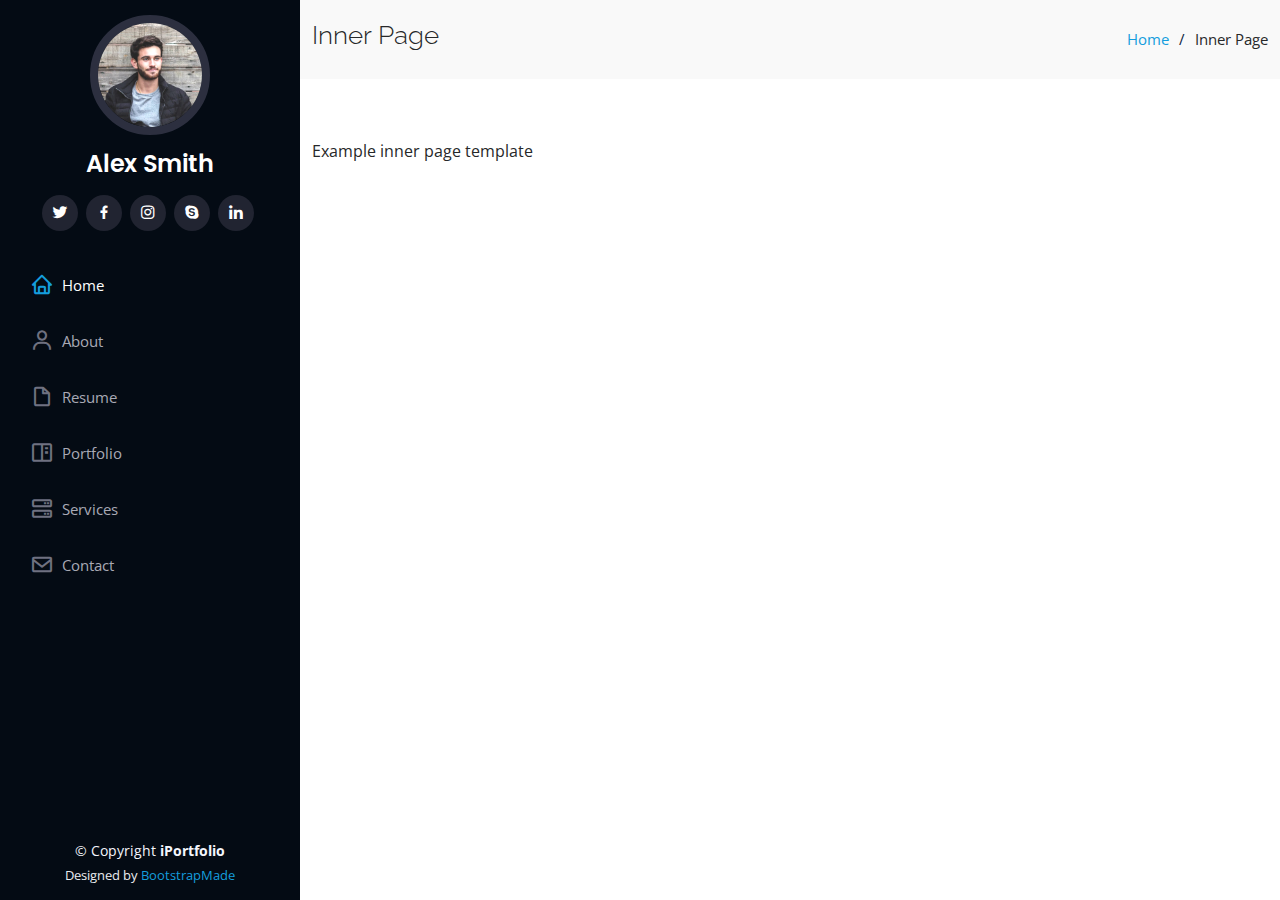
<file: inner-page.html>
<!DOCTYPE html>
<html lang="en">

<head>
  <meta charset="utf-8">
  <meta content="width=device-width, initial-scale=1.0" name="viewport">

  <title>Inner Page - iPortfolio Bootstrap Template</title>
  <meta content="" name="description">
  <meta content="" name="keywords">

  <!-- Favicons -->
  <link href="assets/img/favicon.png" rel="icon">
  <link href="assets/img/apple-touch-icon.png" rel="apple-touch-icon">

  <!-- Google Fonts -->
  <link href="https://fonts.googleapis.com/css?family=Open+Sans:300,300i,400,400i,600,600i,700,700i|Raleway:300,300i,400,400i,500,500i,600,600i,700,700i|Poppins:300,300i,400,400i,500,500i,600,600i,700,700i" rel="stylesheet">

  <!-- Vendor CSS Files -->
  <link href="assets/vendor/aos/aos.css" rel="stylesheet">
  <link href="assets/vendor/bootstrap/css/bootstrap.min.css" rel="stylesheet">
  <link href="assets/vendor/bootstrap-icons/bootstrap-icons.css" rel="stylesheet">
  <link href="assets/vendor/boxicons/css/boxicons.min.css" rel="stylesheet">
  <link href="assets/vendor/glightbox/css/glightbox.min.css" rel="stylesheet">
  <link href="assets/vendor/swiper/swiper-bundle.min.css" rel="stylesheet">

  <!-- Template Main CSS File -->
  <link href="assets/css/style.css" rel="stylesheet">

  <!-- =======================================================
  * Template Name: iPortfolio
  * Updated: Mar 10 2023 with Bootstrap v5.2.3
  * Template URL: https://bootstrapmade.com/iportfolio-bootstrap-portfolio-websites-template/
  * Author: BootstrapMade.com
  * License: https://bootstrapmade.com/license/
  ======================================================== -->
</head>

<body>

  <!-- ======= Mobile nav toggle button ======= -->
  <i class="bi bi-list mobile-nav-toggle d-xl-none"></i>

  <!-- ======= Header ======= -->
  <header id="header">
    <div class="d-flex flex-column">

      <div class="profile">
        <img src="assets/img/profile-img.jpg" alt="" class="img-fluid rounded-circle">
        <h1 class="text-light"><a href="index.html">Alex Smith</a></h1>
        <div class="social-links mt-3 text-center">
          <a href="#" class="twitter"><i class="bx bxl-twitter"></i></a>
          <a href="#" class="facebook"><i class="bx bxl-facebook"></i></a>
          <a href="#" class="instagram"><i class="bx bxl-instagram"></i></a>
          <a href="#" class="google-plus"><i class="bx bxl-skype"></i></a>
          <a href="#" class="linkedin"><i class="bx bxl-linkedin"></i></a>
        </div>
      </div>

      <nav id="navbar" class="nav-menu navbar">
        <ul>
          <li><a href="#hero" class="nav-link scrollto active"><i class="bx bx-home"></i> <span>Home</span></a></li>
          <li><a href="#about" class="nav-link scrollto"><i class="bx bx-user"></i> <span>About</span></a></li>
          <li><a href="#resume" class="nav-link scrollto"><i class="bx bx-file-blank"></i> <span>Resume</span></a></li>
          <li><a href="#portfolio" class="nav-link scrollto"><i class="bx bx-book-content"></i> <span>Portfolio</span></a></li>
          <li><a href="#services" class="nav-link scrollto"><i class="bx bx-server"></i> <span>Services</span></a></li>
          <li><a href="#contact" class="nav-link scrollto"><i class="bx bx-envelope"></i> <span>Contact</span></a></li>
        </ul>
      </nav><!-- .nav-menu -->
    </div>
  </header><!-- End Header -->

  <main id="main">

    <!-- ======= Breadcrumbs ======= -->
    <section class="breadcrumbs">
      <div class="container">

        <div class="d-flex justify-content-between align-items-center">
          <h2>Inner Page</h2>
          <ol>
            <li><a href="index.html">Home</a></li>
            <li>Inner Page</li>
          </ol>
        </div>

      </div>
    </section><!-- End Breadcrumbs -->

    <section class="inner-page">
      <div class="container">
        <p>
          Example inner page template
        </p>
      </div>
    </section>

  </main><!-- End #main -->

  <!-- ======= Footer ======= -->
  <footer id="footer">
    <div class="container">
      <div class="copyright">
        &copy; Copyright <strong><span>iPortfolio</span></strong>
      </div>
      <div class="credits">
        <!-- All the links in the footer should remain intact. -->
        <!-- You can delete the links only if you purchased the pro version. -->
        <!-- Licensing information: https://bootstrapmade.com/license/ -->
        <!-- Purchase the pro version with working PHP/AJAX contact form: https://bootstrapmade.com/iportfolio-bootstrap-portfolio-websites-template/ -->
        Designed by <a href="https://bootstrapmade.com/">BootstrapMade</a>
      </div>
    </div>
  </footer><!-- End  Footer -->

  <a href="#" class="back-to-top d-flex align-items-center justify-content-center"><i class="bi bi-arrow-up-short"></i></a>

  <!-- Vendor JS Files -->
  <script src="assets/vendor/purecounter/purecounter_vanilla.js"></script>
  <script src="assets/vendor/aos/aos.js"></script>
  <script src="assets/vendor/bootstrap/js/bootstrap.bundle.min.js"></script>
  <script src="assets/vendor/glightbox/js/glightbox.min.js"></script>
  <script src="assets/vendor/isotope-layout/isotope.pkgd.min.js"></script>
  <script src="assets/vendor/swiper/swiper-bundle.min.js"></script>
  <script src="assets/vendor/typed.js/typed.min.js"></script>
  <script src="assets/vendor/waypoints/noframework.waypoints.js"></script>
  <script src="assets/vendor/php-email-form/validate.js"></script>

  <!-- Template Main JS File -->
  <script src="assets/js/main.js"></script>

</body>

</html>
</file>
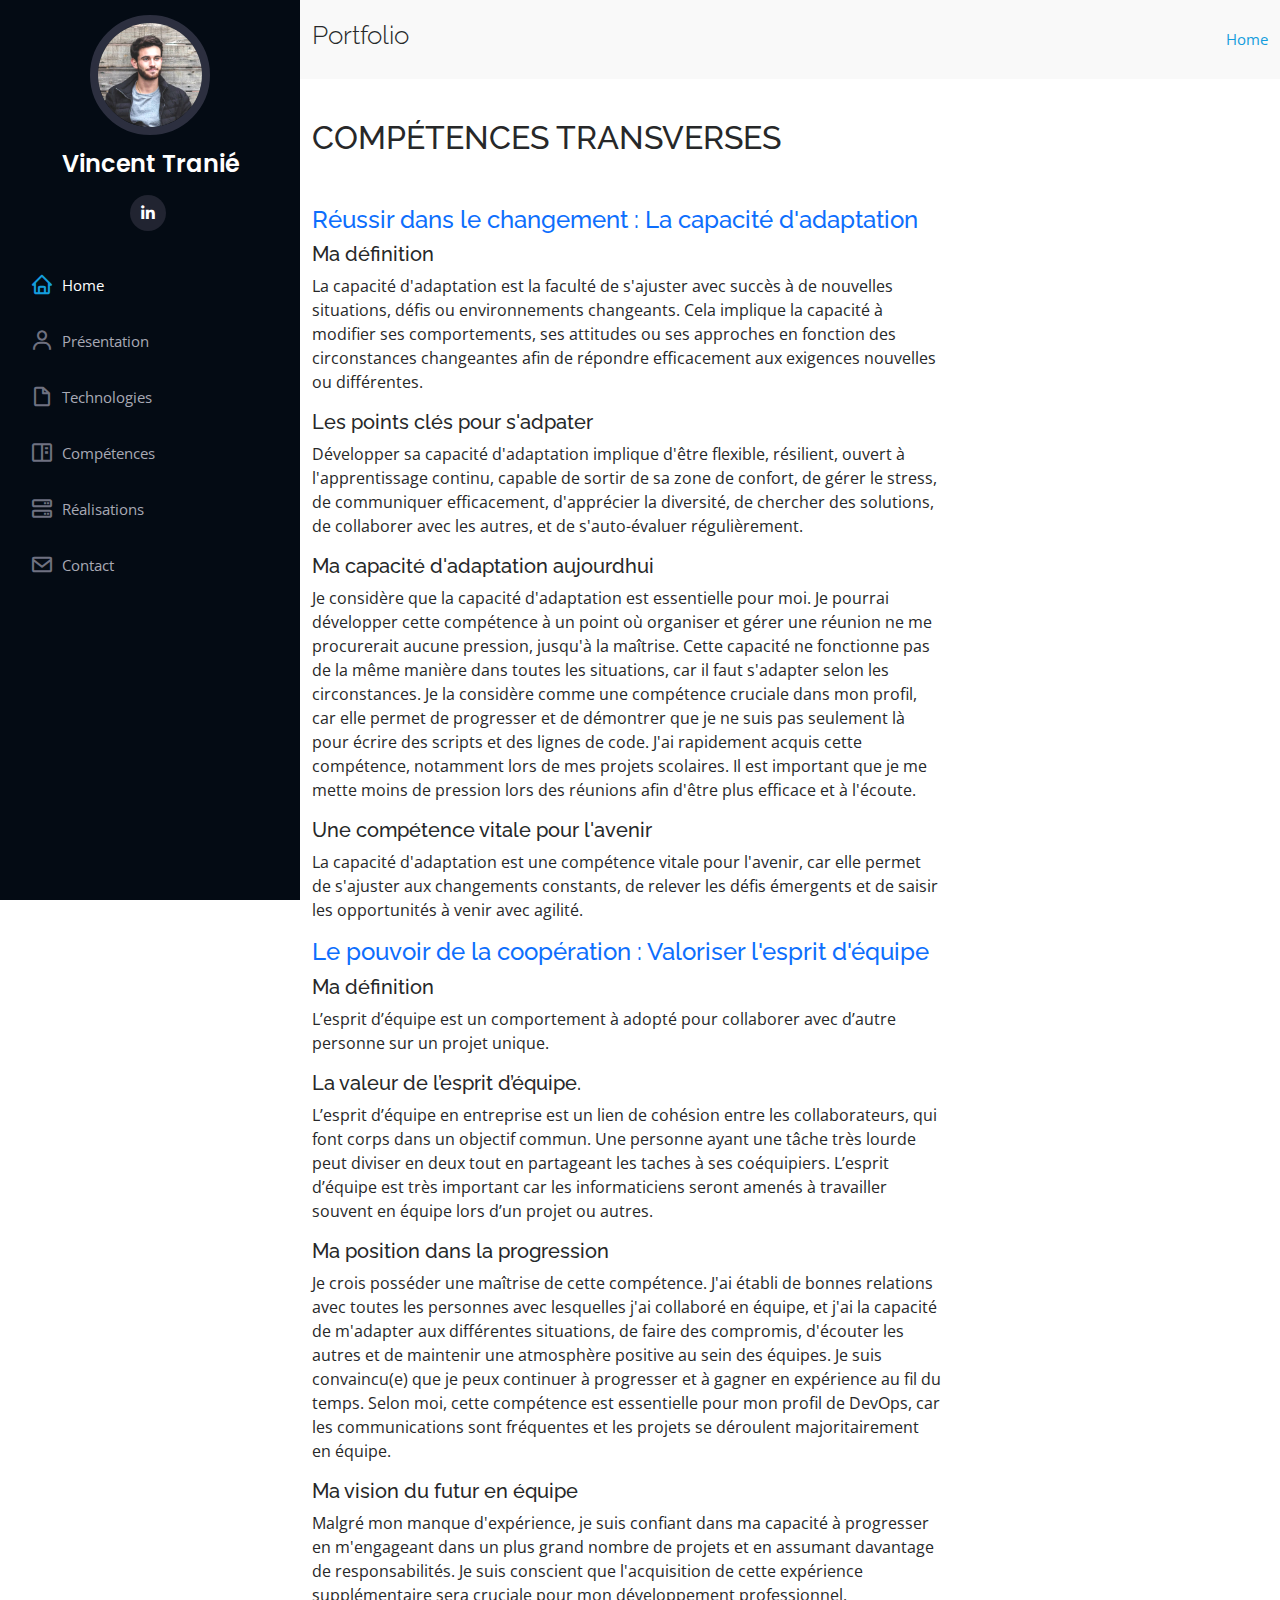
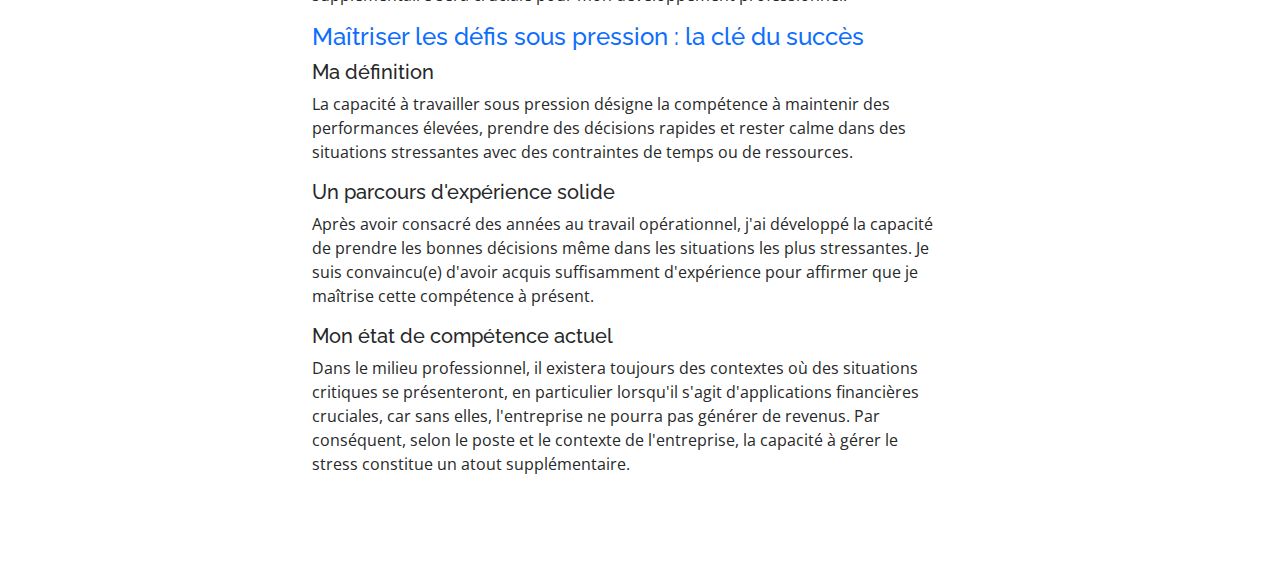
<file: portfolio-details.html>
<!DOCTYPE html>
<html lang="en">

<head>
  <meta charset="utf-8">
  <meta content="width=device-width, initial-scale=1.0" name="viewport">
  <meta content="" name="description">
  <meta content="" name="keywords">

  <!-- Favicons -->
  <link href="assets/img/favicon.png" rel="icon">
  <link href="assets/img/apple-touch-icon.png" rel="apple-touch-icon">

  <!-- Google Fonts -->
  <link href="https://fonts.googleapis.com/css?family=Open+Sans:300,300i,400,400i,600,600i,700,700i|Raleway:300,300i,400,400i,500,500i,600,600i,700,700i|Poppins:300,300i,400,400i,500,500i,600,600i,700,700i" rel="stylesheet">

  <!-- Vendor CSS Files -->
  <link href="assets/vendor/aos/aos.css" rel="stylesheet">
  <link href="assets/vendor/bootstrap/css/bootstrap.min.css" rel="stylesheet">
  <link href="assets/vendor/bootstrap-icons/bootstrap-icons.css" rel="stylesheet">
  <link href="assets/vendor/boxicons/css/boxicons.min.css" rel="stylesheet">
  <link href="assets/vendor/glightbox/css/glightbox.min.css" rel="stylesheet">
  <link href="assets/vendor/swiper/swiper-bundle.min.css" rel="stylesheet">

  <!-- Template Main CSS File -->
  <link href="assets/css/style.css" rel="stylesheet">
</head>

<body>

  <!-- ======= Mobile nav toggle button ======= -->
  <i class="bi bi-list mobile-nav-toggle d-xl-none"></i>

  <!-- ======= Header ======= -->
  <header id="header">
    <div class="d-flex flex-column">

      <div class="profile">
        <img src="assets/img/profile-img.jpg" alt="" class="img-fluid rounded-circle">
        <h1 class="text-light"><a href="index.html">Vincent Tranié</a></h1>
        <div class="social-links mt-3 text-center">
          <a target="_blank" rel="noopener noreferrer" href="https://www.linkedin.com/in/vincent-trani%C3%A9/"
            class="linkedin"><i class="bx bxl-linkedin"></i></a>
        </div>
      </div>

      <nav id="navbar" class="nav-menu navbar">
        <ul>
          <li><a href="#hero" class="nav-link scrollto active"><i class="bx bx-home"></i> <span>Home</span></a></li>
          <li><a href="#about" class="nav-link scrollto"><i class="bx bx-user"></i> <span>Présentation</span></a></li>
          <li><a href="#skills" class="nav-link scrollto"><i class="bx bx-file-blank"></i> <span>Technologies</span></a>
          </li>
          <li><a href="#portfolio" class="nav-link scrollto"><i class="bx bx-book-content"></i>
              <span>Compétences</span></a></li>
          <li><a href="#services" class="nav-link scrollto"><i class="bx bx-server"></i> <span>Réalisations</span></a>
          </li>
          <li><a href="#contact" class="nav-link scrollto"><i class="bx bx-envelope"></i> <span>Contact</span></a></li>
        </ul>
      </nav><!-- .nav-menu -->
    </div>
  </header><!-- End Header -->

  <main id="main">

    <!-- ======= Breadcrumbs ======= -->
    <section id="breadcrumbs" class="breadcrumbs">
      <div class="container">

        <div class="d-flex justify-content-between align-items-center">
          <h2>Portfolio</h2>
          <ol>
            <li><a href="index.html">Home</a></li>
          </ol>
        </div>

      </div>
    </section><!-- End Breadcrumbs -->

    <!-- ======= Portfolio Details Section ======= -->
    <section id="portfolio-details" class="portfolio-details">
      <div class="container">

        <div class="row gy-4">

          <div class="col-lg-8">
            <h2 class="mb-5">COMPÉTENCES TRANSVERSES</h2>
                            <h4 class="text-primary">Réussir dans le changement : La capacité d'adaptation</h4>
                            <h5>Ma définition</h5>    
                            <p>La capacité d'adaptation est la faculté de s'ajuster avec succès à de nouvelles situations, défis ou environnements changeants. Cela implique la capacité à modifier ses comportements, ses attitudes ou ses approches en fonction des circonstances changeantes afin de répondre efficacement aux exigences nouvelles ou différentes. </p>
                            <h5>Les points clés pour s'adpater</h5> 
                            <p>Développer sa capacité d'adaptation implique d'être flexible, résilient, ouvert à l'apprentissage continu, capable de sortir de sa zone de confort, de gérer le stress, de communiquer efficacement, d'apprécier la diversité, de chercher des solutions, de collaborer avec les autres, et de s'auto-évaluer régulièrement. </p>
                            <h5>Ma capacité d'adaptation aujourdhui</h5> 
                            <P>Je considère que la capacité d'adaptation est essentielle pour moi. Je pourrai développer cette compétence à un point où organiser et gérer une réunion ne me procurerait aucune pression, jusqu'à la maîtrise. Cette capacité ne fonctionne pas de la même manière dans toutes les situations, car il faut s'adapter selon les circonstances. Je la considère comme une compétence cruciale dans mon profil, car elle permet de progresser et de démontrer que je ne suis pas seulement là pour écrire des scripts et des lignes de code. J'ai rapidement acquis cette compétence, notamment lors de mes projets scolaires. Il est important que je me mette moins de pression lors des réunions afin d'être plus efficace et à l'écoute.</P>
                            <h5>Une compétence vitale pour l'avenir</h5>
                            <p>La capacité d'adaptation est une compétence vitale pour l'avenir, car elle permet de s'ajuster aux changements constants, de relever les défis émergents et de saisir les opportunités à venir avec agilité.</p>
                            <h4 class="text-primary">Le pouvoir de la coopération : Valoriser l'esprit d'équipe</h4>
                            <h5>Ma définition</h5>
                            <p>L’esprit d’équipe est un comportement à adopté pour collaborer avec d’autre personne sur un projet unique. </p>
                            <h5>La valeur de l’esprit d’équipe.</h5>    
                            <p>L’esprit d’équipe en entreprise est un lien de cohésion entre les collaborateurs, qui font corps dans un objectif commun. Une personne ayant une tâche très lourde peut diviser en deux tout en partageant les taches à ses coéquipiers. L’esprit d’équipe est très important car les informaticiens seront amenés à travailler souvent en équipe lors d’un projet ou autres.</p>
                            <h5>Ma position dans la progression</h5>
                            <p>Je crois posséder une maîtrise de cette compétence. J'ai établi de bonnes relations avec toutes les personnes avec lesquelles j'ai collaboré en équipe, et j'ai la capacité de m'adapter aux différentes situations, de faire des compromis, d'écouter les autres et de maintenir une atmosphère positive au sein des équipes. Je suis convaincu(e) que je peux continuer à progresser et à gagner en expérience au fil du temps. Selon moi, cette compétence est essentielle pour mon profil de DevOps, car les communications sont fréquentes et les projets se déroulent majoritairement en équipe.</p>
                            <h5>Ma vision du futur en équipe</h5>
                            <p>Malgré mon manque d'expérience, je suis confiant dans ma capacité à progresser en m'engageant dans un plus grand nombre de projets et en assumant davantage de responsabilités. Je suis conscient que l'acquisition de cette expérience supplémentaire sera cruciale pour mon développement professionnel.</p>
                             
                            <h4 class="text-primary">Maîtriser les défis sous pression : la clé du succès</h4>
                            <h5>Ma définition</h5>
                            <p>La capacité à travailler sous pression désigne la compétence à maintenir des performances élevées, prendre des décisions rapides et rester calme dans des situations stressantes avec des contraintes de temps ou de ressources. </p> 
                            <h5>Un parcours d'expérience solide</h5>        
                            <p>Après avoir consacré des années au travail opérationnel, j'ai développé la capacité de prendre les bonnes décisions même dans les situations les plus stressantes. Je suis convaincu(e) d'avoir acquis suffisamment d'expérience pour affirmer que je maîtrise cette compétence à présent.</p> 
                            <h5>Mon état de compétence actuel</h5>            
                            <p>Dans le milieu professionnel, il existera toujours des contextes où des situations critiques se présenteront, en particulier lorsqu'il s'agit d'applications financières cruciales, car sans elles, l'entreprise ne pourra pas générer de revenus. Par conséquent, selon le poste et le contexte de l'entreprise, la capacité à gérer le stress constitue un atout supplémentaire.</p>
                            <br>
      </div>
      </div>
      </div>
    </section><!-- End Portfolio Details Section -->

  </main><!-- End #main -->

  <!-- ======= Footer ======= -->


  <a href="#" class="back-to-top d-flex align-items-center justify-content-center"><i class="bi bi-arrow-up-short"></i></a>

  <!-- Vendor JS Files -->
  <script src="assets/vendor/purecounter/purecounter_vanilla.js"></script>
  <script src="assets/vendor/aos/aos.js"></script>
  <script src="assets/vendor/bootstrap/js/bootstrap.bundle.min.js"></script>
  <script src="assets/vendor/glightbox/js/glightbox.min.js"></script>
  <script src="assets/vendor/isotope-layout/isotope.pkgd.min.js"></script>
  <script src="assets/vendor/swiper/swiper-bundle.min.js"></script>
  <script src="assets/vendor/typed.js/typed.min.js"></script>
  <script src="assets/vendor/waypoints/noframework.waypoints.js"></script>
  <script src="assets/vendor/php-email-form/validate.js"></script>

  <!-- Template Main JS File -->
  <script src="assets/js/main.js"></script>

</body>

</html>
</file>
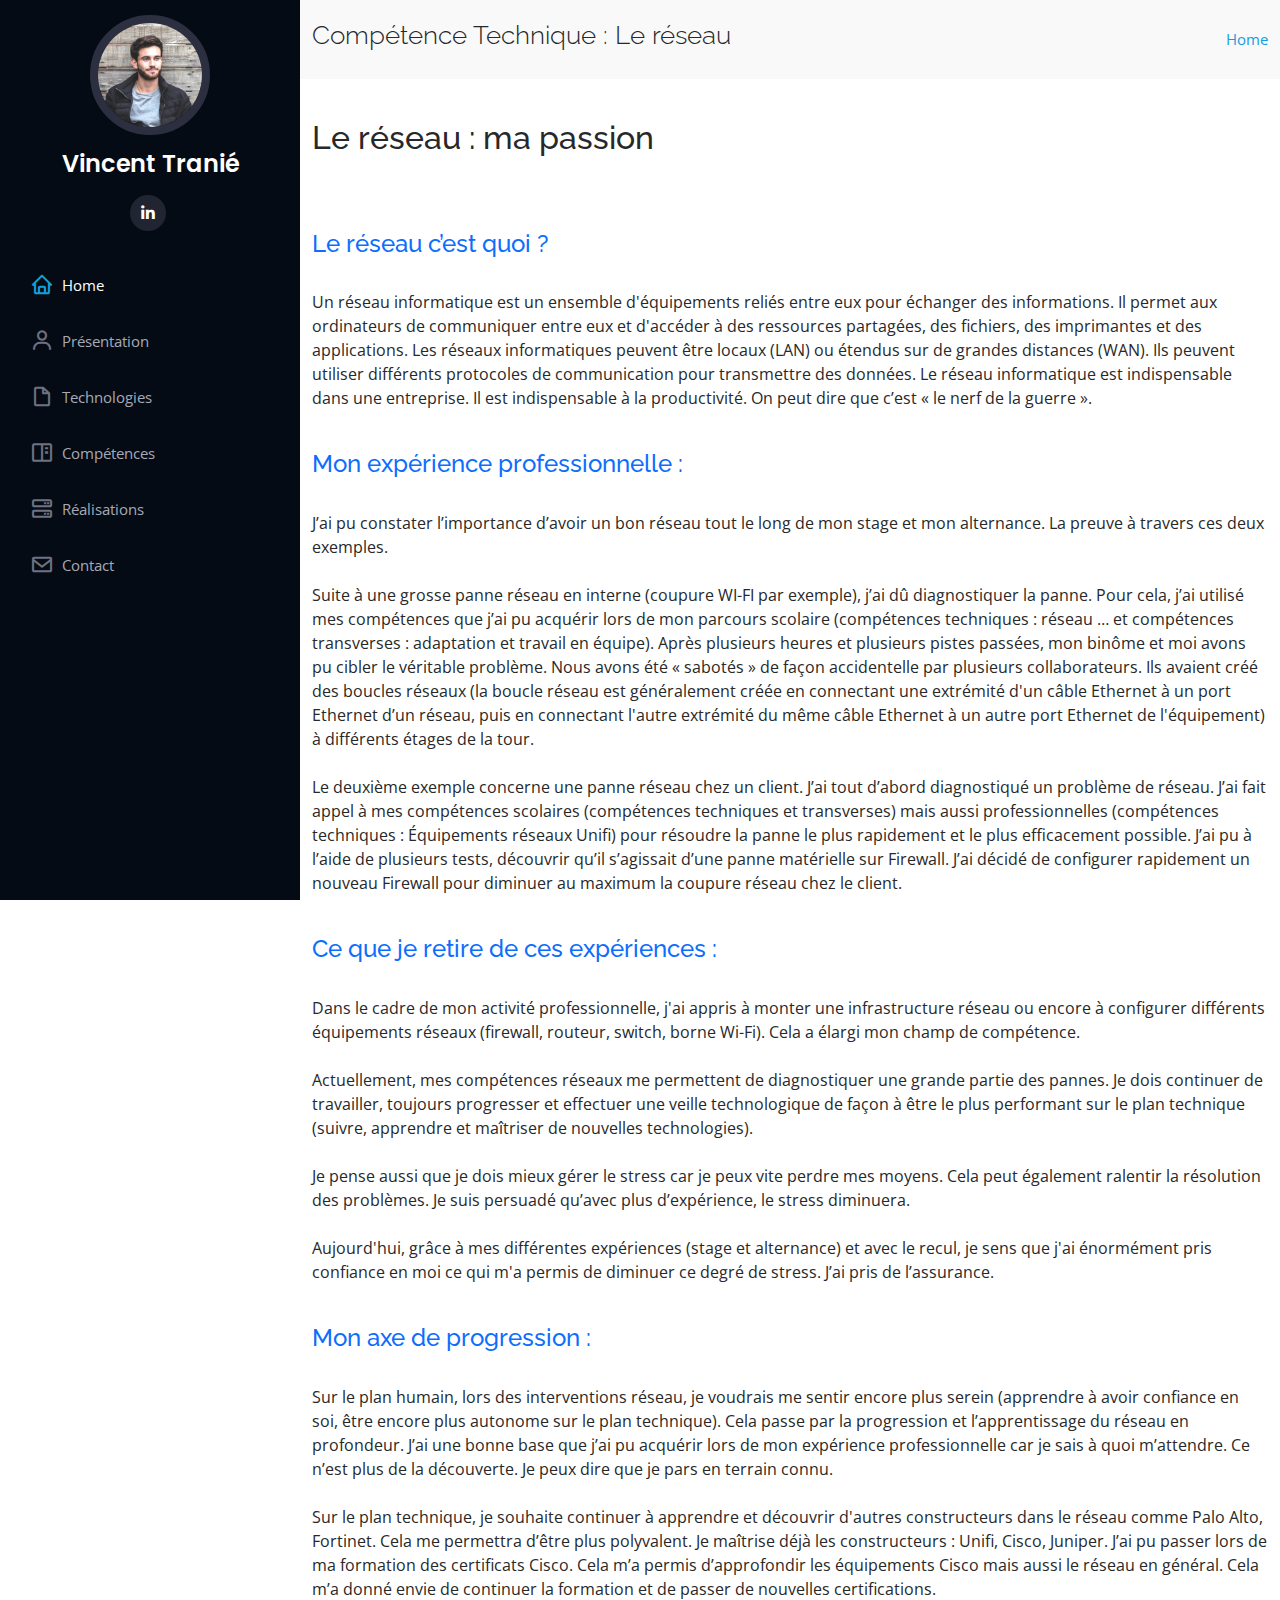
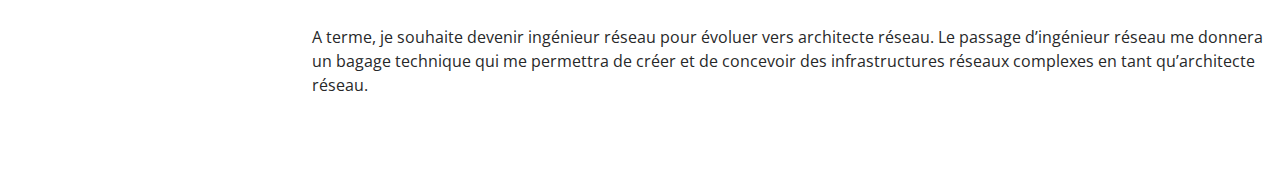
<file: portfolio-details1.html>
<!DOCTYPE html>
<html lang="en">

<head>
  <meta charset="utf-8">
  <meta content="width=device-width, initial-scale=1.0" name="viewport">
  <title>Réseau</title>
  <meta content="" name="description">
  <meta content="" name="keywords">

  <!-- Favicons -->
  <link href="assets/img/favicon.png" rel="icon">
  <link href="assets/img/apple-touch-icon.png" rel="apple-touch-icon">

  <!-- Google Fonts -->
  <link href="https://fonts.googleapis.com/css?family=Open+Sans:300,300i,400,400i,600,600i,700,700i|Raleway:300,300i,400,400i,500,500i,600,600i,700,700i|Poppins:300,300i,400,400i,500,500i,600,600i,700,700i" rel="stylesheet">

  <!-- Vendor CSS Files -->
  <link href="assets/vendor/aos/aos.css" rel="stylesheet">
  <link href="assets/vendor/bootstrap/css/bootstrap.min.css" rel="stylesheet">
  <link href="assets/vendor/bootstrap-icons/bootstrap-icons.css" rel="stylesheet">
  <link href="assets/vendor/boxicons/css/boxicons.min.css" rel="stylesheet">
  <link href="assets/vendor/glightbox/css/glightbox.min.css" rel="stylesheet">
  <link href="assets/vendor/swiper/swiper-bundle.min.css" rel="stylesheet">

  <!-- Template Main CSS File -->
  <link href="assets/css/style.css" rel="stylesheet">
</head>

<body>

  <!-- ======= Mobile nav toggle button ======= -->
  <i class="bi bi-list mobile-nav-toggle d-xl-none"></i>

  <!-- ======= Header ======= -->
  <header id="header">
    <div class="d-flex flex-column">

      <div class="profile">
        <img src="assets/img/profile-img.jpg" alt="" class="img-fluid rounded-circle">
        <h1 class="text-light"><a href="index.html">Vincent Tranié</a></h1>
        <div class="social-links mt-3 text-center">
          <a target="_blank" rel="noopener noreferrer" href="https://www.linkedin.com/in/vincent-trani%C3%A9/"
            class="linkedin"><i class="bx bxl-linkedin"></i></a>
        </div>
      </div>

      <nav id="navbar" class="nav-menu navbar">
        <ul>
          <li><a href="index.html#hero" class="nav-link scrollto active"><i class="bx bx-home"></i> <span>Home</span></a></li>
          <li><a href="index.html#about" class="nav-link scrollto"><i class="bx bx-user"></i> <span>Présentation</span></a></li>
          <li><a href="index.html#skills" class="nav-link scrollto"><i class="bx bx-file-blank"></i> <span>Technologies</span></a>
          </li>
          <li><a href="index.html#portfolio" class="nav-link scrollto"><i class="bx bx-book-content"></i>
              <span>Compétences</span></a></li>
          <li><a href="index.html#services" class="nav-link scrollto"><i class="bx bx-server"></i> <span>Réalisations</span></a>
          </li>
          <li><a href="index.html#contact" class="nav-link scrollto"><i class="bx bx-envelope"></i> <span>Contact</span></a></li>
        </ul>
      </nav><!-- .nav-menu -->
    </div>
  </header><!-- End Header -->

  <main id="main">

    <!-- ======= Breadcrumbs ======= -->
    <section id="breadcrumbs" class="breadcrumbs">
      <div class="container">

        <div class="d-flex justify-content-between align-items-center">
          <h2>Compétence Technique : Le réseau</h2>
          <ol>
            <li><a href="index.html">Home</a></li>
          </ol>
        </div>

      </div>
    </section><!-- End Breadcrumbs -->

    <!-- ======= Portfolio Details Section ======= -->
    <section id="portfolio-details" class="portfolio-details">
      <div class="container">

        <div class="row gy-4">
            <h2 class="mb-5">Le réseau : ma passion</h2>
                            <h4 class="text-primary">Le réseau c’est quoi ?</h4>  
                            <p>
                              Un réseau informatique est un ensemble d'équipements reliés entre eux pour échanger des informations. Il permet aux ordinateurs de communiquer entre eux et d'accéder à des ressources partagées, des fichiers, des imprimantes et des applications. Les réseaux informatiques peuvent être locaux (LAN) ou étendus sur de grandes distances (WAN). Ils peuvent utiliser différents protocoles de communication pour transmettre des données. Le réseau informatique est indispensable dans une entreprise. Il est indispensable à la productivité. On peut dire que c’est « le nerf de la guerre ».
                            </p>
                            <h4 class="text-primary">Mon expérience professionnelle :</h4>
                            <p>J’ai pu constater l’importance d’avoir un bon réseau tout le long de mon stage et mon alternance. La preuve à travers ces deux exemples.<br><br> 
                              Suite à une grosse panne réseau en interne (coupure WI-FI par exemple), j’ai dû diagnostiquer la panne. Pour cela, j’ai utilisé mes compétences que j’ai pu acquérir lors de mon parcours scolaire (compétences techniques : réseau … et compétences transverses : adaptation et travail en équipe). Après plusieurs heures et plusieurs pistes passées, mon binôme et moi avons pu cibler le véritable problème. Nous avons été « sabotés » de façon accidentelle par plusieurs collaborateurs. Ils avaient créé des boucles réseaux (la boucle réseau est généralement créée en connectant une extrémité d'un câble Ethernet à un port Ethernet d’un réseau, puis en connectant l'autre extrémité du même câble Ethernet à un autre port Ethernet de l'équipement) à différents étages de la tour.
                              <br><br>Le deuxième exemple concerne une panne réseau chez un client. J’ai tout d’abord diagnostiqué un problème de réseau. J’ai fait appel à mes compétences scolaires (compétences techniques et transverses) mais aussi professionnelles (compétences techniques : Équipements réseaux Unifi) pour résoudre la panne le plus rapidement et le plus efficacement possible. J’ai pu à l’aide de plusieurs tests, découvrir qu’il s’agissait d’une panne matérielle sur Firewall. J’ai décidé de configurer rapidement un nouveau Firewall pour diminuer au maximum la coupure réseau chez le client.
                            </p>
                            <h4 class="text-primary">Ce que je retire de ces expériences :</h4>
                            <p>
                              Dans le cadre de mon activité professionnelle, j'ai appris à monter une infrastructure réseau ou encore à configurer différents équipements réseaux (firewall, routeur, switch, borne Wi-Fi). Cela a élargi mon champ de compétence.<br><br>
                              Actuellement, mes compétences réseaux me permettent de diagnostiquer une grande partie des pannes. Je dois continuer de travailler, toujours progresser et effectuer une veille technologique de façon à être le plus performant sur le plan technique (suivre, apprendre et maîtriser de nouvelles technologies).<br><br>
                              Je pense aussi que je dois mieux gérer le stress car je peux vite perdre mes moyens. Cela peut également ralentir la résolution des problèmes. Je suis persuadé qu’avec plus d’expérience, le stress diminuera.<br><br>
                              Aujourd'hui, grâce à mes différentes expériences (stage et alternance) et avec le recul, je sens que j'ai énormément pris confiance en moi ce qui m'a permis de diminuer ce degré de stress. J’ai pris de l’assurance.
                            </p>
                            <h4 class="text-primary">Mon axe de progression :</h4>
                            <p>
                              Sur le plan humain, lors des interventions réseau, je voudrais me sentir encore plus serein (apprendre à avoir confiance en soi, être encore plus autonome sur le plan technique). Cela passe par la progression et l’apprentissage du réseau en profondeur. J’ai une bonne base que j’ai pu acquérir lors de mon expérience professionnelle car je sais à quoi m’attendre. Ce n’est plus de la découverte. Je peux dire que je pars en terrain connu.<br><br>
                              Sur le plan technique, je souhaite continuer à apprendre et découvrir d'autres constructeurs dans le réseau comme Palo Alto, Fortinet. Cela me permettra d’être plus polyvalent. Je maîtrise déjà les constructeurs : Unifi, Cisco, Juniper. J’ai pu passer lors de ma formation des certificats Cisco. Cela m’a permis d’approfondir les équipements Cisco mais aussi le réseau en général. Cela m’a donné envie de continuer la formation et de passer de nouvelles certifications.<br><br>
                              A terme, je souhaite devenir ingénieur réseau pour évoluer vers architecte réseau. Le passage d’ingénieur réseau me donnera un bagage technique qui me permettra de créer et de concevoir des infrastructures réseaux complexes en tant qu’architecte réseau.
                            </p>
                            <br>
      </div>
      </div>
    </section><!-- End Portfolio Details Section -->

  </main><!-- End #main -->

  <!-- ======= Footer ======= -->


  <a href="#" class="back-to-top d-flex align-items-center justify-content-center"><i class="bi bi-arrow-up-short"></i></a>

  <!-- Vendor JS Files -->
  <script src="assets/vendor/purecounter/purecounter_vanilla.js"></script>
  <script src="assets/vendor/aos/aos.js"></script>
  <script src="assets/vendor/bootstrap/js/bootstrap.bundle.min.js"></script>
  <script src="assets/vendor/glightbox/js/glightbox.min.js"></script>
  <script src="assets/vendor/isotope-layout/isotope.pkgd.min.js"></script>
  <script src="assets/vendor/swiper/swiper-bundle.min.js"></script>
  <script src="assets/vendor/typed.js/typed.min.js"></script>
  <script src="assets/vendor/waypoints/noframework.waypoints.js"></script>
  <script src="assets/vendor/php-email-form/validate.js"></script>

  <!-- Template Main JS File -->
  <script src="assets/js/main.js"></script>

</body>

</html>
</file>
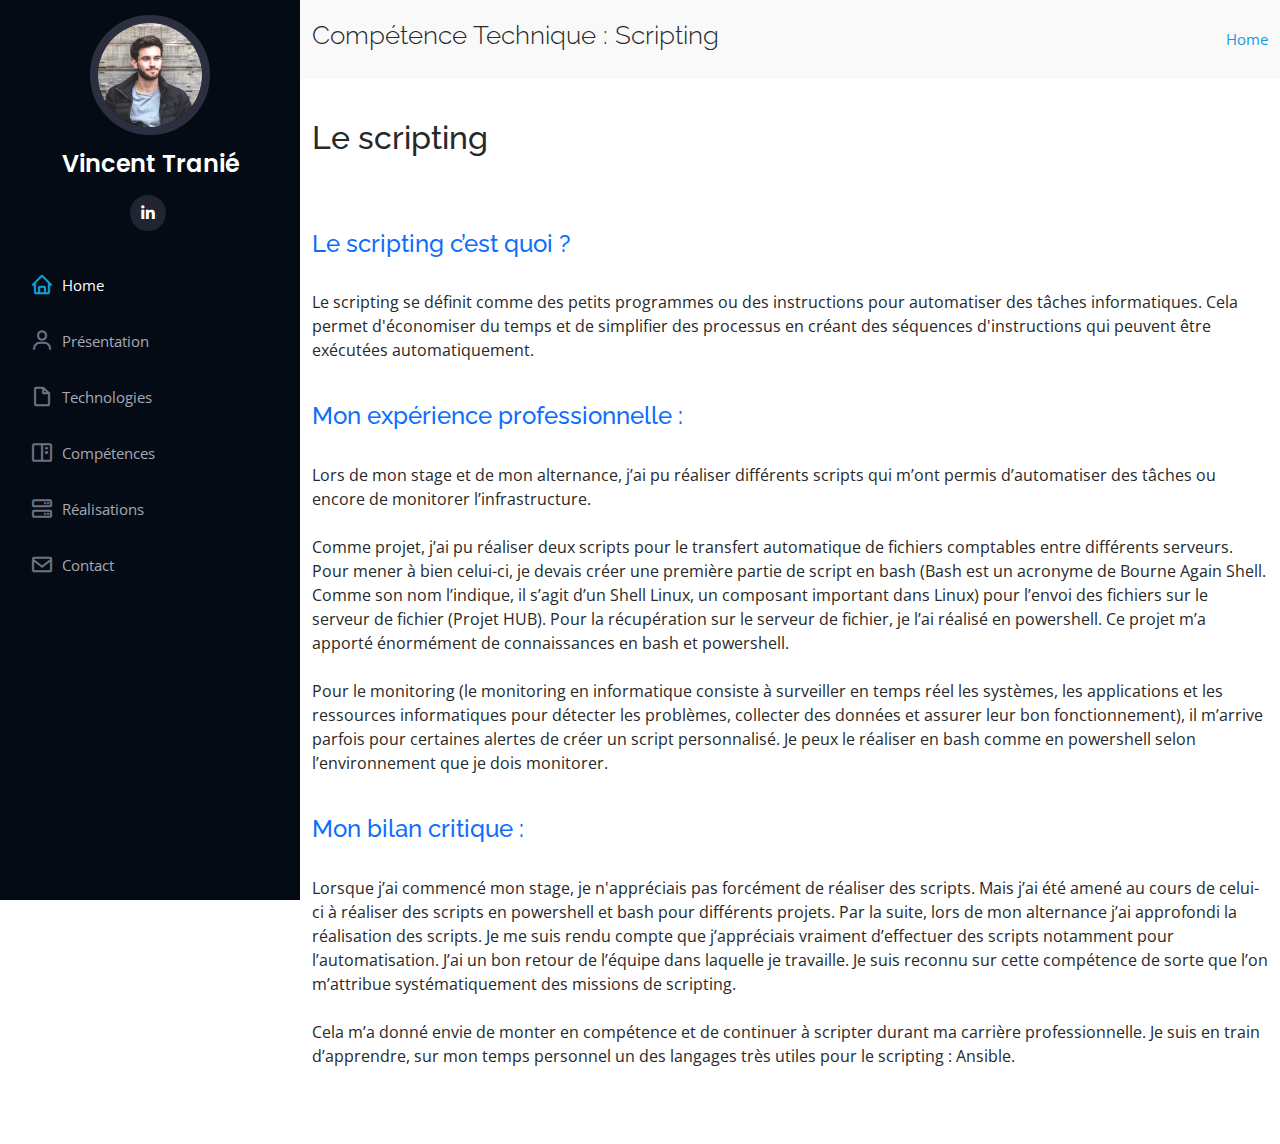
<file: portfolio-details2.html>
<!DOCTYPE html>
<html lang="en">

<head>
  <meta charset="utf-8">
  <meta content="width=device-width, initial-scale=1.0" name="viewport">
  <title>Scripting</title>
  <meta content="" name="description">
  <meta content="" name="keywords">

  <!-- Favicons -->
  <link href="assets/img/favicon.png" rel="icon">
  <link href="assets/img/apple-touch-icon.png" rel="apple-touch-icon">

  <!-- Google Fonts -->
  <link href="https://fonts.googleapis.com/css?family=Open+Sans:300,300i,400,400i,600,600i,700,700i|Raleway:300,300i,400,400i,500,500i,600,600i,700,700i|Poppins:300,300i,400,400i,500,500i,600,600i,700,700i" rel="stylesheet">

  <!-- Vendor CSS Files -->
  <link href="assets/vendor/aos/aos.css" rel="stylesheet">
  <link href="assets/vendor/bootstrap/css/bootstrap.min.css" rel="stylesheet">
  <link href="assets/vendor/bootstrap-icons/bootstrap-icons.css" rel="stylesheet">
  <link href="assets/vendor/boxicons/css/boxicons.min.css" rel="stylesheet">
  <link href="assets/vendor/glightbox/css/glightbox.min.css" rel="stylesheet">
  <link href="assets/vendor/swiper/swiper-bundle.min.css" rel="stylesheet">

  <!-- Template Main CSS File -->
  <link href="assets/css/style.css" rel="stylesheet">
</head>

<body>

  <!-- ======= Mobile nav toggle button ======= -->
  <i class="bi bi-list mobile-nav-toggle d-xl-none"></i>

  <!-- ======= Header ======= -->
  <header id="header">
    <div class="d-flex flex-column">

      <div class="profile">
        <img src="assets/img/profile-img.jpg" alt="" class="img-fluid rounded-circle">
        <h1 class="text-light"><a href="index.html">Vincent Tranié</a></h1>
        <div class="social-links mt-3 text-center">
          <a target="_blank" rel="noopener noreferrer" href="https://www.linkedin.com/in/vincent-trani%C3%A9/"
            class="linkedin"><i class="bx bxl-linkedin"></i></a>
        </div>
      </div>

      <nav id="navbar" class="nav-menu navbar">
        <ul>
          <li><a href="index.html#hero" class="nav-link scrollto active"><i class="bx bx-home"></i> <span>Home</span></a></li>
          <li><a href="index.html#about" class="nav-link scrollto"><i class="bx bx-user"></i> <span>Présentation</span></a></li>
          <li><a href="index.html#skills" class="nav-link scrollto"><i class="bx bx-file-blank"></i> <span>Technologies</span></a>
          </li>
          <li><a href="index.html#portfolio" class="nav-link scrollto"><i class="bx bx-book-content"></i>
              <span>Compétences</span></a></li>
          <li><a href="index.html#services" class="nav-link scrollto"><i class="bx bx-server"></i> <span>Réalisations</span></a>
          </li>
          <li><a href="index.html#contact" class="nav-link scrollto"><i class="bx bx-envelope"></i> <span>Contact</span></a></li>
        </ul>
      </nav><!-- .nav-menu -->
    </div>
  </header><!-- End Header -->

  <main id="main">

    <!-- ======= Breadcrumbs ======= -->
    <section id="breadcrumbs" class="breadcrumbs">
      <div class="container">

        <div class="d-flex justify-content-between align-items-center">
          <h2>Compétence Technique : Scripting</h2>
          <ol>
            <li><a href="index.html">Home</a></li>
          </ol>
        </div>

      </div>
    </section><!-- End Breadcrumbs -->

    <!-- ======= Portfolio Details Section ======= -->
    <section id="portfolio-details" class="portfolio-details">
      <div class="container">

        <div class="row gy-4">
            <h2 class="mb-5">Le scripting</h2>
                            <h4 class="text-primary">Le scripting c’est quoi ?</h4>  
                            <p>
                              Le scripting se définit comme des petits programmes ou des instructions pour automatiser des tâches informatiques. Cela permet d'économiser du temps et de simplifier des processus en créant des séquences d'instructions qui peuvent être exécutées automatiquement.
                            </p>
                            <h4 class="text-primary">Mon expérience professionnelle :</h4>
                            <p>
                              Lors de mon stage et de mon alternance, j’ai pu réaliser différents scripts qui m’ont permis d’automatiser des tâches ou encore de monitorer l’infrastructure.<br><br>
                              Comme projet, j’ai pu réaliser deux scripts pour le transfert automatique de fichiers comptables entre différents serveurs. Pour mener à bien celui-ci, je devais créer une première partie de script en bash (Bash est un acronyme de Bourne Again Shell. Comme son nom l’indique, il s’agit d’un Shell Linux, un composant important dans Linux) pour l’envoi des fichiers sur le serveur de fichier (Projet HUB). Pour la récupération sur le serveur de fichier, je l’ai réalisé en powershell. Ce projet m’a apporté énormément de connaissances en bash et powershell.<br><br>
                              Pour le monitoring (le monitoring en informatique consiste à surveiller en temps réel les systèmes, les applications et les ressources informatiques pour détecter les problèmes, collecter des données et assurer leur bon fonctionnement), il m’arrive parfois pour certaines alertes de créer un script personnalisé. Je peux le réaliser en bash comme en powershell selon l’environnement que je dois monitorer.
                            </p>
                            <h4 class="text-primary">Mon bilan critique :</h4>
                            <p>
                              Lorsque j’ai commencé mon stage, je n'appréciais pas forcément de réaliser des scripts. Mais j’ai été amené au cours de celui-ci à réaliser des scripts en powershell et bash pour différents projets. Par la suite, lors de mon alternance j’ai approfondi la réalisation des scripts. Je me suis rendu compte que j’appréciais vraiment d’effectuer des scripts notamment pour l’automatisation. J’ai un bon retour de l’équipe dans laquelle je travaille. Je suis reconnu sur cette compétence de sorte que l’on m’attribue systématiquement des missions de scripting.<br><br>
                              Cela m’a donné envie de monter en compétence et de continuer à scripter durant ma carrière professionnelle. Je suis en train d’apprendre, sur mon temps personnel un des langages très utiles pour le scripting : Ansible. 
                            </p>
      </div>
      </div>
    </section><!-- End Portfolio Details Section -->

  </main><!-- End #main -->

  <!-- ======= Footer ======= -->


  <a href="#" class="back-to-top d-flex align-items-center justify-content-center"><i class="bi bi-arrow-up-short"></i></a>

  <!-- Vendor JS Files -->
  <script src="assets/vendor/purecounter/purecounter_vanilla.js"></script>
  <script src="assets/vendor/aos/aos.js"></script>
  <script src="assets/vendor/bootstrap/js/bootstrap.bundle.min.js"></script>
  <script src="assets/vendor/glightbox/js/glightbox.min.js"></script>
  <script src="assets/vendor/isotope-layout/isotope.pkgd.min.js"></script>
  <script src="assets/vendor/swiper/swiper-bundle.min.js"></script>
  <script src="assets/vendor/typed.js/typed.min.js"></script>
  <script src="assets/vendor/waypoints/noframework.waypoints.js"></script>
  <script src="assets/vendor/php-email-form/validate.js"></script>

  <!-- Template Main JS File -->
  <script src="assets/js/main.js"></script>

</body>

</html>
</file>
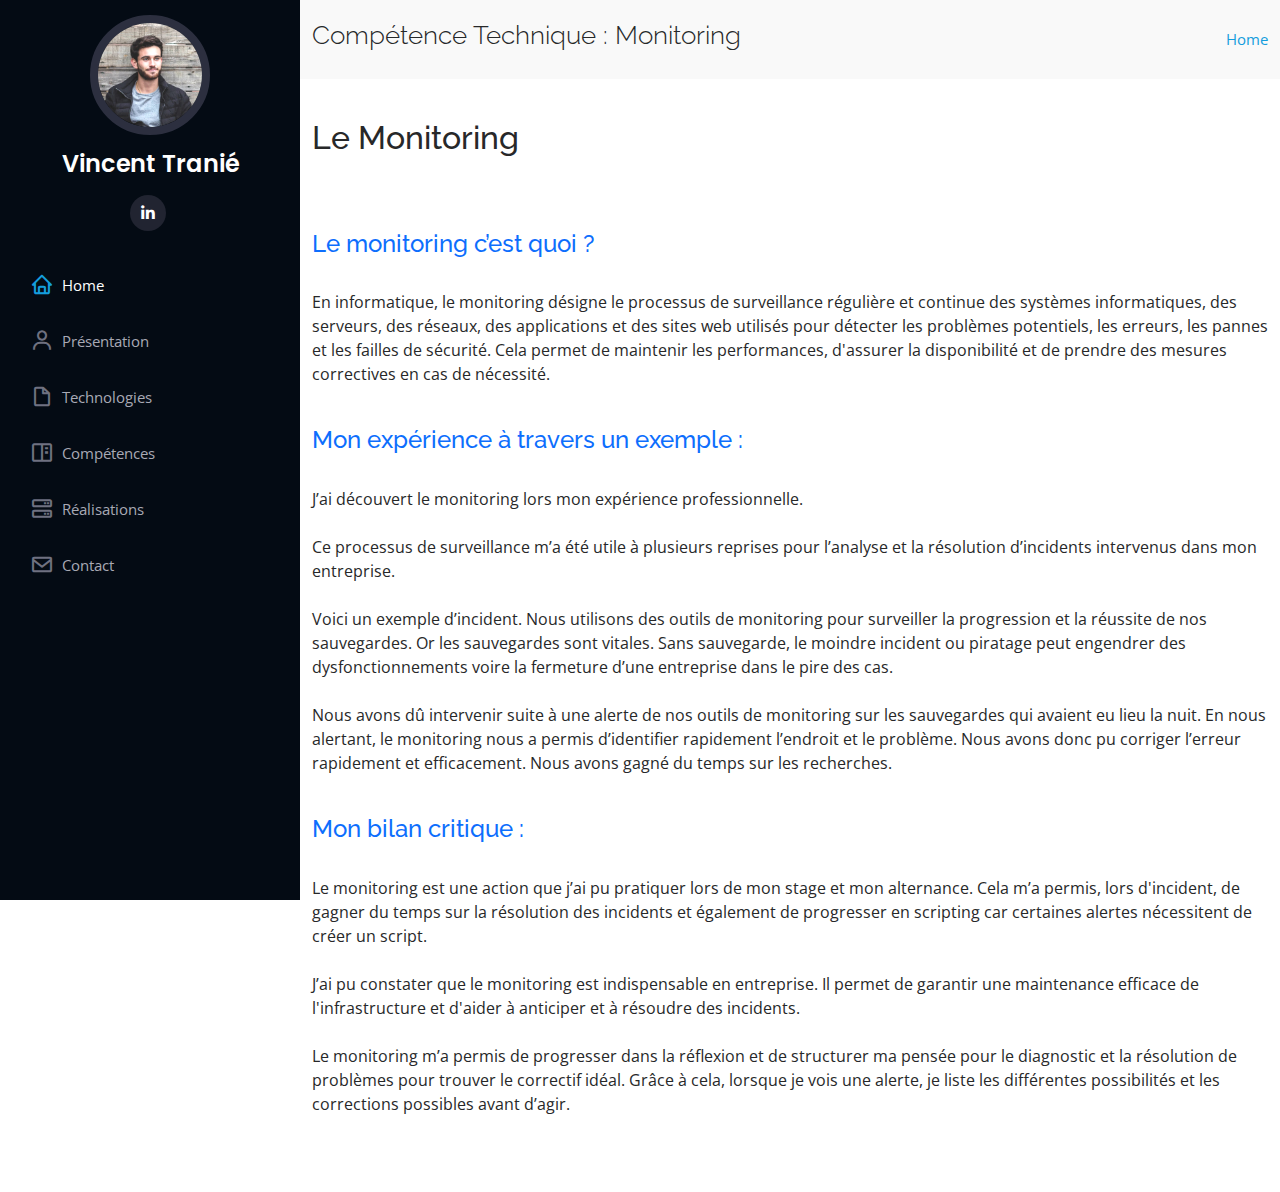
<file: portfolio-details3.html>
<!DOCTYPE html>
<html lang="en">

<head>
  <meta charset="utf-8">
  <meta content="width=device-width, initial-scale=1.0" name="viewport">
  <title>Monitoring</title>
  <meta content="" name="description">
  <meta content="" name="keywords">

  <!-- Favicons -->
  <link href="assets/img/favicon.png" rel="icon">
  <link href="assets/img/apple-touch-icon.png" rel="apple-touch-icon">

  <!-- Google Fonts -->
  <link href="https://fonts.googleapis.com/css?family=Open+Sans:300,300i,400,400i,600,600i,700,700i|Raleway:300,300i,400,400i,500,500i,600,600i,700,700i|Poppins:300,300i,400,400i,500,500i,600,600i,700,700i" rel="stylesheet">

  <!-- Vendor CSS Files -->
  <link href="assets/vendor/aos/aos.css" rel="stylesheet">
  <link href="assets/vendor/bootstrap/css/bootstrap.min.css" rel="stylesheet">
  <link href="assets/vendor/bootstrap-icons/bootstrap-icons.css" rel="stylesheet">
  <link href="assets/vendor/boxicons/css/boxicons.min.css" rel="stylesheet">
  <link href="assets/vendor/glightbox/css/glightbox.min.css" rel="stylesheet">
  <link href="assets/vendor/swiper/swiper-bundle.min.css" rel="stylesheet">

  <!-- Template Main CSS File -->
  <link href="assets/css/style.css" rel="stylesheet">
</head>

<body>

  <!-- ======= Mobile nav toggle button ======= -->
  <i class="bi bi-list mobile-nav-toggle d-xl-none"></i>

  <!-- ======= Header ======= -->
  <header id="header">
    <div class="d-flex flex-column">

      <div class="profile">
        <img src="assets/img/profile-img.jpg" alt="" class="img-fluid rounded-circle">
        <h1 class="text-light"><a href="index.html">Vincent Tranié</a></h1>
        <div class="social-links mt-3 text-center">
          <a target="_blank" rel="noopener noreferrer" href="https://www.linkedin.com/in/vincent-trani%C3%A9/"
            class="linkedin"><i class="bx bxl-linkedin"></i></a>
        </div>
      </div>

      <nav id="navbar" class="nav-menu navbar">
        <ul>
          <li><a href="index.html#hero" class="nav-link scrollto active"><i class="bx bx-home"></i> <span>Home</span></a></li>
          <li><a href="index.html#about" class="nav-link scrollto"><i class="bx bx-user"></i> <span>Présentation</span></a></li>
          <li><a href="index.html#skills" class="nav-link scrollto"><i class="bx bx-file-blank"></i> <span>Technologies</span></a>
          </li>
          <li><a href="index.html#portfolio" class="nav-link scrollto"><i class="bx bx-book-content"></i>
              <span>Compétences</span></a></li>
          <li><a href="index.html#services" class="nav-link scrollto"><i class="bx bx-server"></i> <span>Réalisations</span></a>
          </li>
          <li><a href="index.html#contact" class="nav-link scrollto"><i class="bx bx-envelope"></i> <span>Contact</span></a></li>
        </ul>
      </nav><!-- .nav-menu -->
    </div>
  </header><!-- End Header -->

  <main id="main">

    <!-- ======= Breadcrumbs ======= -->
    <section id="breadcrumbs" class="breadcrumbs">
      <div class="container">

        <div class="d-flex justify-content-between align-items-center">
          <h2>Compétence Technique : Monitoring</h2>
          <ol>
            <li><a href="index.html">Home</a></li>
          </ol>
        </div>

      </div>
    </section><!-- End Breadcrumbs -->

    <!-- ======= Portfolio Details Section ======= -->
    <section id="portfolio-details" class="portfolio-details">
      <div class="container">

        <div class="row gy-4">
            <h2 class="mb-5">Le Monitoring</h2>
                            <h4 class="text-primary">Le monitoring c’est quoi ?</h4>  
                            <p>
                              En informatique, le monitoring désigne le processus de surveillance régulière et continue des systèmes informatiques, des serveurs, des réseaux, des applications et des sites web utilisés pour détecter les problèmes potentiels, les erreurs, les pannes et les failles de sécurité. Cela permet de maintenir les performances, d'assurer la disponibilité et de prendre des mesures correctives en cas de nécessité.
                            </p>
                            <h4 class="text-primary">Mon expérience à travers un exemple :</h4>
                            <p>
                              J’ai découvert le monitoring lors mon expérience professionnelle.<br><br>
                              Ce processus de surveillance m’a été utile à plusieurs reprises pour l’analyse et la résolution d’incidents intervenus dans mon entreprise.<br><br>
                              Voici un exemple d’incident. Nous utilisons des outils de monitoring pour surveiller la progression et la réussite de nos sauvegardes. Or les sauvegardes sont vitales. Sans sauvegarde, le moindre incident ou piratage peut engendrer des dysfonctionnements voire la fermeture d’une entreprise dans le pire des cas.<br><br>
                              Nous avons dû intervenir suite à une alerte de nos outils de monitoring sur les sauvegardes qui avaient eu lieu la nuit. En nous alertant, le monitoring nous a permis d’identifier rapidement l’endroit et le problème. Nous avons donc pu corriger l’erreur rapidement et efficacement. Nous avons gagné du temps sur les recherches. 
                            </p>
                            <h4 class="text-primary">Mon bilan critique :</h4>
                            <p>
                              Le monitoring est une action que j’ai pu pratiquer lors de mon stage et mon alternance. Cela m’a permis, lors d'incident, de gagner du temps sur la résolution des incidents et également de progresser en scripting car certaines alertes nécessitent de créer un script.<br><br>
                              J’ai pu constater que le monitoring est indispensable en entreprise. Il permet de garantir une maintenance efficace de l'infrastructure et d'aider à anticiper et à résoudre des incidents.<br><br>
                              Le monitoring m’a permis de progresser dans la réflexion et de structurer ma pensée pour le diagnostic et la résolution de problèmes pour trouver le correctif idéal. Grâce à cela, lorsque je vois une alerte, je liste les différentes possibilités et les corrections possibles avant d’agir.
                            </p>
      </div>
      </div>
    </section><!-- End Portfolio Details Section -->

  </main><!-- End #main -->

  <!-- ======= Footer ======= -->


  <a href="#" class="back-to-top d-flex align-items-center justify-content-center"><i class="bi bi-arrow-up-short"></i></a>

  <!-- Vendor JS Files -->
  <script src="assets/vendor/purecounter/purecounter_vanilla.js"></script>
  <script src="assets/vendor/aos/aos.js"></script>
  <script src="assets/vendor/bootstrap/js/bootstrap.bundle.min.js"></script>
  <script src="assets/vendor/glightbox/js/glightbox.min.js"></script>
  <script src="assets/vendor/isotope-layout/isotope.pkgd.min.js"></script>
  <script src="assets/vendor/swiper/swiper-bundle.min.js"></script>
  <script src="assets/vendor/typed.js/typed.min.js"></script>
  <script src="assets/vendor/waypoints/noframework.waypoints.js"></script>
  <script src="assets/vendor/php-email-form/validate.js"></script>

  <!-- Template Main JS File -->
  <script src="assets/js/main.js"></script>

</body>

</html>
</file>
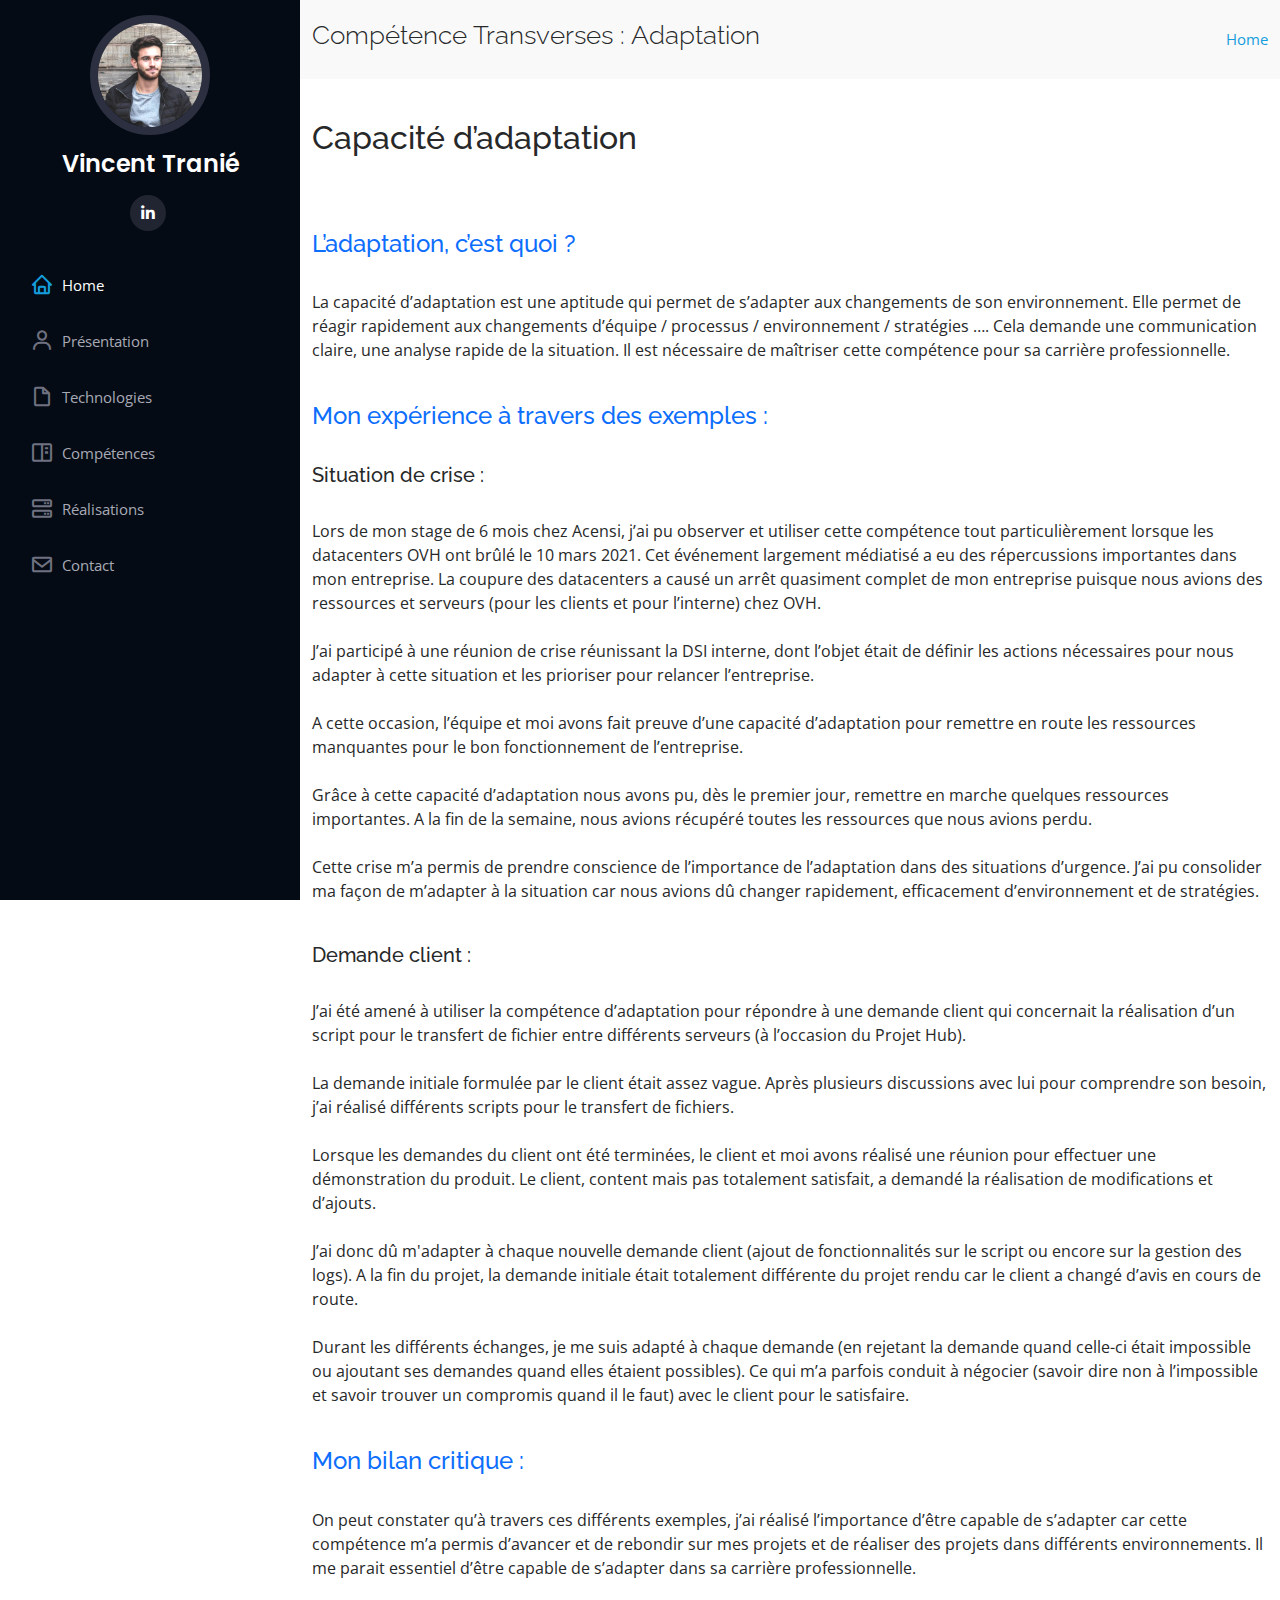
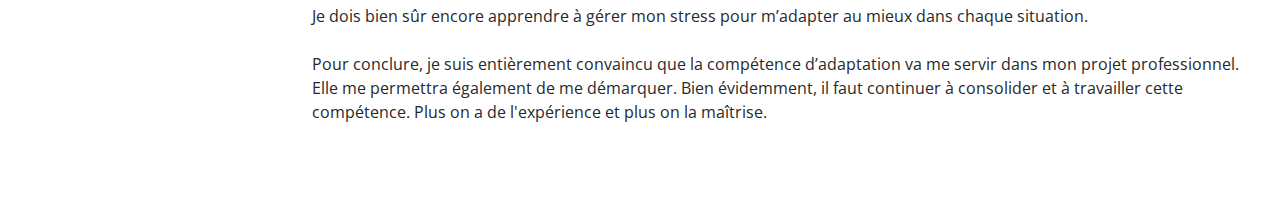
<file: portfolio-details4.html>
<!DOCTYPE html>
<html lang="en">

<head>
  <meta charset="utf-8">
  <meta content="width=device-width, initial-scale=1.0" name="viewport">
  <title>Adaptation</title>
  <meta content="" name="description">
  <meta content="" name="keywords">

  <!-- Favicons -->
  <link href="assets/img/favicon.png" rel="icon">
  <link href="assets/img/apple-touch-icon.png" rel="apple-touch-icon">

  <!-- Google Fonts -->
  <link href="https://fonts.googleapis.com/css?family=Open+Sans:300,300i,400,400i,600,600i,700,700i|Raleway:300,300i,400,400i,500,500i,600,600i,700,700i|Poppins:300,300i,400,400i,500,500i,600,600i,700,700i" rel="stylesheet">

  <!-- Vendor CSS Files -->
  <link href="assets/vendor/aos/aos.css" rel="stylesheet">
  <link href="assets/vendor/bootstrap/css/bootstrap.min.css" rel="stylesheet">
  <link href="assets/vendor/bootstrap-icons/bootstrap-icons.css" rel="stylesheet">
  <link href="assets/vendor/boxicons/css/boxicons.min.css" rel="stylesheet">
  <link href="assets/vendor/glightbox/css/glightbox.min.css" rel="stylesheet">
  <link href="assets/vendor/swiper/swiper-bundle.min.css" rel="stylesheet">

  <!-- Template Main CSS File -->
  <link href="assets/css/style.css" rel="stylesheet">
</head>

<body>

  <!-- ======= Mobile nav toggle button ======= -->
  <i class="bi bi-list mobile-nav-toggle d-xl-none"></i>

  <!-- ======= Header ======= -->
  <header id="header">
    <div class="d-flex flex-column">

      <div class="profile">
        <img src="assets/img/profile-img.jpg" alt="" class="img-fluid rounded-circle">
        <h1 class="text-light"><a href="index.html">Vincent Tranié</a></h1>
        <div class="social-links mt-3 text-center">
          <a target="_blank" rel="noopener noreferrer" href="https://www.linkedin.com/in/vincent-trani%C3%A9/"
            class="linkedin"><i class="bx bxl-linkedin"></i></a>
        </div>
      </div>

      <nav id="navbar" class="nav-menu navbar">
        <ul>
          <li><a href="index.html#hero" class="nav-link scrollto active"><i class="bx bx-home"></i> <span>Home</span></a></li>
          <li><a href="index.html#about" class="nav-link scrollto"><i class="bx bx-user"></i> <span>Présentation</span></a></li>
          <li><a href="index.html#skills" class="nav-link scrollto"><i class="bx bx-file-blank"></i> <span>Technologies</span></a>
          </li>
          <li><a href="index.html#portfolio" class="nav-link scrollto"><i class="bx bx-book-content"></i>
              <span>Compétences</span></a></li>
          <li><a href="index.html#services" class="nav-link scrollto"><i class="bx bx-server"></i> <span>Réalisations</span></a>
          </li>
          <li><a href="index.html#contact" class="nav-link scrollto"><i class="bx bx-envelope"></i> <span>Contact</span></a></li>
        </ul>
      </nav><!-- .nav-menu -->
    </div>
  </header><!-- End Header -->

  <main id="main">

    <!-- ======= Breadcrumbs ======= -->
    <section id="breadcrumbs" class="breadcrumbs">
      <div class="container">

        <div class="d-flex justify-content-between align-items-center">
          <h2>Compétence Transverses : Adaptation</h2>
          <ol>
            <li><a href="index.html">Home</a></li>
          </ol>
        </div>

      </div>
    </section><!-- End Breadcrumbs -->

    <!-- ======= Portfolio Details Section ======= -->
    <section id="portfolio-details" class="portfolio-details">
      <div class="container">

        <div class="row gy-4">
            <h2 class="mb-5">Capacité d’adaptation</h2>
                            <h4 class="text-primary">L’adaptation, c’est quoi ?</h4>  
                            <p>La capacité d’adaptation est une aptitude qui permet de s’adapter aux changements de son environnement. Elle permet de réagir rapidement aux changements d’équipe / processus / environnement / stratégies …. Cela demande une communication claire, une analyse rapide de la situation. Il est nécessaire de maîtriser cette compétence pour sa carrière professionnelle.
                            </p>
                            <h4 class="text-primary">Mon expérience à travers des exemples : </h4>
                            <br>
                            <h5>Situation de crise :</h5>
                            <p>
                              Lors de mon stage de 6 mois chez Acensi, j’ai pu observer et utiliser cette compétence tout particulièrement lorsque les datacenters OVH ont brûlé le 10 mars 2021. Cet événement largement médiatisé a eu des répercussions importantes dans mon entreprise. La coupure des datacenters a causé un arrêt quasiment complet de mon entreprise puisque nous avions des ressources et serveurs (pour les clients et pour l’interne) chez OVH.<br><br>
                              J’ai participé à une réunion de crise réunissant la DSI interne, dont l’objet était de définir les actions nécessaires pour nous adapter à cette situation et les prioriser pour relancer l’entreprise.<br><br>
                              A cette occasion, l’équipe et moi avons fait preuve d’une capacité d’adaptation pour remettre en route les ressources manquantes pour le bon fonctionnement de l’entreprise.<br><br>
                              Grâce à cette capacité d’adaptation nous avons pu, dès le premier jour, remettre en marche quelques ressources importantes. A la fin de la semaine, nous avions récupéré toutes les ressources que nous avions perdu.<br><br>
                              Cette crise m’a permis de prendre conscience de l’importance de l’adaptation dans des situations d’urgence. J’ai pu consolider ma façon de m’adapter à la situation car nous avions dû changer rapidement, efficacement d’environnement et de stratégies.
                            </p>
                            <br>
                            <h5>Demande client :</h5>
                            <p>
                              J’ai été amené à utiliser la compétence d’adaptation pour répondre à une demande client qui concernait la réalisation d’un script pour le transfert de fichier entre différents serveurs (à l’occasion du Projet Hub).<br><br>
                              La demande initiale formulée par le client était assez vague. Après plusieurs discussions avec lui pour comprendre son besoin, j’ai réalisé différents scripts pour le transfert de fichiers.<br><br>
                              Lorsque les demandes du client ont été terminées, le client et moi avons réalisé une réunion pour effectuer une démonstration du produit. Le client, content mais pas totalement satisfait, a demandé la réalisation de modifications et d’ajouts.<br><br>
                              J’ai donc dû m'adapter à chaque nouvelle demande client (ajout de fonctionnalités sur le script ou encore sur la gestion des logs). A la fin du projet, la demande initiale était totalement différente du projet rendu car le client a changé d’avis en cours de route.<br><br>
                              Durant les différents échanges, je me suis adapté à chaque demande (en rejetant la demande quand celle-ci était impossible ou ajoutant ses demandes quand elles étaient possibles). Ce qui m’a parfois conduit à négocier (savoir dire non à l’impossible et savoir trouver un compromis quand il le faut) avec le client pour le satisfaire.
                            </p>
                            <br>                                                  
                            <h4 class="text-primary">Mon bilan critique :</h4>
                            <P>On peut constater qu’à travers ces différents exemples, j’ai réalisé l’importance d’être capable de s’adapter car cette compétence m’a permis d’avancer et de rebondir sur mes projets et de réaliser des projets dans différents environnements.
                              Il me parait essentiel d’être capable de s’adapter dans sa carrière professionnelle.<br><br>
                              Je dois bien sûr encore apprendre à gérer mon stress pour m’adapter au mieux dans chaque situation.<br><br>
                              Pour conclure, je suis entièrement convaincu que la compétence d’adaptation va me servir dans mon projet professionnel. Elle me permettra également de me démarquer. Bien évidemment, il faut continuer à consolider et à travailler cette compétence. Plus on a de l'expérience et plus on la maîtrise.
                             </P>
                            <br>
      </div>
      </div>
    </section><!-- End Portfolio Details Section -->

  </main><!-- End #main -->

  <!-- ======= Footer ======= -->


  <a href="#" class="back-to-top d-flex align-items-center justify-content-center"><i class="bi bi-arrow-up-short"></i></a>

  <!-- Vendor JS Files -->
  <script src="assets/vendor/purecounter/purecounter_vanilla.js"></script>
  <script src="assets/vendor/aos/aos.js"></script>
  <script src="assets/vendor/bootstrap/js/bootstrap.bundle.min.js"></script>
  <script src="assets/vendor/glightbox/js/glightbox.min.js"></script>
  <script src="assets/vendor/isotope-layout/isotope.pkgd.min.js"></script>
  <script src="assets/vendor/swiper/swiper-bundle.min.js"></script>
  <script src="assets/vendor/typed.js/typed.min.js"></script>
  <script src="assets/vendor/waypoints/noframework.waypoints.js"></script>
  <script src="assets/vendor/php-email-form/validate.js"></script>

  <!-- Template Main JS File -->
  <script src="assets/js/main.js"></script>

</body>

</html>
</file>
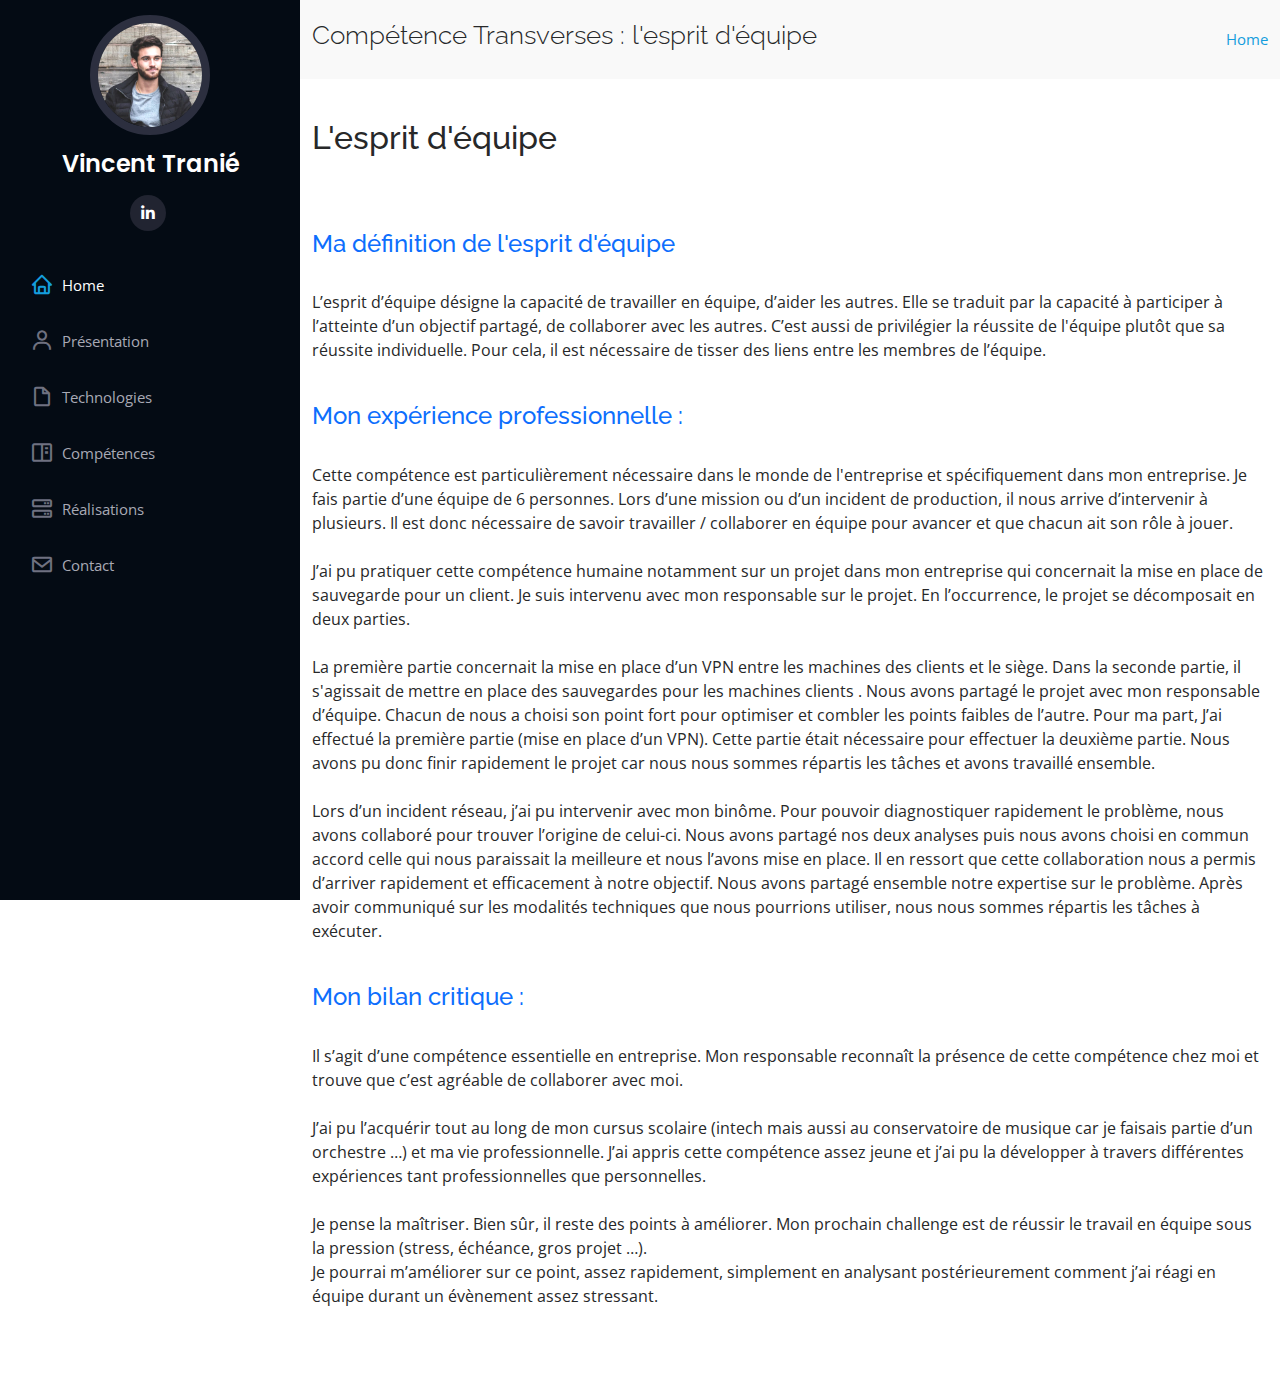
<file: portfolio-details5.html>
<!DOCTYPE html>
<html lang="en">

<head>
  <meta charset="utf-8">
  <meta content="width=device-width, initial-scale=1.0" name="viewport">
  <title>Esprit d'équipe</title>
  <meta content="" name="description">
  <meta content="" name="keywords">

  <!-- Favicons -->
  <link href="assets/img/favicon.png" rel="icon">
  <link href="assets/img/apple-touch-icon.png" rel="apple-touch-icon">

  <!-- Google Fonts -->
  <link href="https://fonts.googleapis.com/css?family=Open+Sans:300,300i,400,400i,600,600i,700,700i|Raleway:300,300i,400,400i,500,500i,600,600i,700,700i|Poppins:300,300i,400,400i,500,500i,600,600i,700,700i" rel="stylesheet">

  <!-- Vendor CSS Files -->
  <link href="assets/vendor/aos/aos.css" rel="stylesheet">
  <link href="assets/vendor/bootstrap/css/bootstrap.min.css" rel="stylesheet">
  <link href="assets/vendor/bootstrap-icons/bootstrap-icons.css" rel="stylesheet">
  <link href="assets/vendor/boxicons/css/boxicons.min.css" rel="stylesheet">
  <link href="assets/vendor/glightbox/css/glightbox.min.css" rel="stylesheet">
  <link href="assets/vendor/swiper/swiper-bundle.min.css" rel="stylesheet">

  <!-- Template Main CSS File -->
  <link href="assets/css/style.css" rel="stylesheet">
</head>

<body>

  <!-- ======= Mobile nav toggle button ======= -->
  <i class="bi bi-list mobile-nav-toggle d-xl-none"></i>

  <!-- ======= Header ======= -->
  <header id="header">
    <div class="d-flex flex-column">

      <div class="profile">
        <img src="assets/img/profile-img.jpg" alt="" class="img-fluid rounded-circle">
        <h1 class="text-light"><a href="index.html">Vincent Tranié</a></h1>
        <div class="social-links mt-3 text-center">
          <a target="_blank" rel="noopener noreferrer" href="https://www.linkedin.com/in/vincent-trani%C3%A9/"
            class="linkedin"><i class="bx bxl-linkedin"></i></a>
        </div>
      </div>

      <nav id="navbar" class="nav-menu navbar">
        <ul>
          <li><a href="index.html#hero" class="nav-link scrollto active"><i class="bx bx-home"></i> <span>Home</span></a></li>
          <li><a href="index.html#about" class="nav-link scrollto"><i class="bx bx-user"></i> <span>Présentation</span></a></li>
          <li><a href="index.html#skills" class="nav-link scrollto"><i class="bx bx-file-blank"></i> <span>Technologies</span></a>
          </li>
          <li><a href="index.html#portfolio" class="nav-link scrollto"><i class="bx bx-book-content"></i>
              <span>Compétences</span></a></li>
          <li><a href="index.html#services" class="nav-link scrollto"><i class="bx bx-server"></i> <span>Réalisations</span></a>
          </li>
          <li><a href="index.html#contact" class="nav-link scrollto"><i class="bx bx-envelope"></i> <span>Contact</span></a></li>
        </ul>
      </nav><!-- .nav-menu -->
    </div>
  </header><!-- End Header -->

  <main id="main">

    <!-- ======= Breadcrumbs ======= -->
    <section id="breadcrumbs" class="breadcrumbs">
      <div class="container">

        <div class="d-flex justify-content-between align-items-center">
          <h2>Compétence Transverses : l'esprit d'équipe</h2>
          <ol>
            <li><a href="index.html">Home</a></li>
          </ol>
        </div>

      </div>
    </section><!-- End Breadcrumbs -->

    <!-- ======= Portfolio Details Section ======= -->
    <section id="portfolio-details" class="portfolio-details">
      <div class="container">

        <div class="row gy-4">
            <h2 class="mb-5">L'esprit d'équipe</h2>
                            <h4 class="text-primary">Ma définition de l'esprit d'équipe</h4>
                            <p>
                              L’esprit d’équipe désigne la capacité de travailler en équipe, d’aider les autres. Elle se traduit par la capacité à participer à l’atteinte d’un objectif partagé, de collaborer avec les autres. C’est aussi de privilégier la réussite de l'équipe plutôt que sa réussite individuelle. Pour cela, il est nécessaire de tisser des liens entre les membres de l’équipe.
                            </p>
                            <h4 class="text-primary">Mon expérience professionnelle : </h4>
                            <p>
                              Cette compétence est particulièrement nécessaire dans le monde de l'entreprise et spécifiquement dans mon entreprise. Je fais partie d’une équipe de 6 personnes. Lors  d’une mission ou d’un incident de production, il nous arrive d’intervenir à plusieurs. Il est donc nécessaire de savoir travailler / collaborer en équipe pour avancer et que chacun ait son rôle à jouer.<br><br>
                              J’ai pu pratiquer cette compétence humaine notamment sur un projet dans mon entreprise qui concernait la mise en place de sauvegarde pour un client. Je suis intervenu avec mon responsable sur le projet. En l’occurrence, le projet se décomposait en deux parties.<br><br>
                              La première partie concernait la mise en place d’un VPN entre les machines des clients et le siège. Dans la seconde partie, il s'agissait de mettre en place des sauvegardes pour les machines clients . Nous avons partagé le projet avec mon responsable d’équipe. Chacun de nous a choisi son point fort pour optimiser et combler les points faibles de l’autre. Pour ma part, J’ai effectué la première partie (mise en place d’un VPN). Cette partie était  nécessaire pour effectuer la deuxième partie. Nous avons pu donc finir rapidement le projet car nous nous sommes répartis les tâches et avons travaillé ensemble.<br><br>
                              Lors d’un incident réseau, j’ai pu intervenir avec mon binôme. Pour pouvoir diagnostiquer rapidement le problème, nous avons collaboré pour trouver l’origine de celui-ci. Nous avons partagé nos deux analyses puis nous avons choisi en commun accord celle qui nous paraissait la meilleure et nous l’avons mise en place. Il en ressort que cette collaboration nous a permis d’arriver rapidement et efficacement à notre objectif. Nous avons partagé ensemble notre expertise sur le problème. Après avoir communiqué sur les modalités techniques que nous pourrions utiliser, nous nous sommes répartis les tâches à exécuter.
                            </p>                                     
                            <h4 class="text-primary">Mon bilan critique :</h4>
                            <p>
                              Il s’agit d’une  compétence essentielle en entreprise. Mon responsable reconnaît la présence de cette compétence chez moi et trouve que c’est agréable de collaborer avec moi.<br><br>
                              J’ai pu l’acquérir tout au long de mon cursus scolaire (intech mais aussi au  conservatoire de musique car je faisais partie d’un orchestre  …) et ma vie professionnelle. J’ai appris cette compétence assez jeune et j’ai pu la développer à travers différentes expériences tant professionnelles que personnelles.<br><br>
                              Je pense la maîtriser. Bien sûr, il reste des points à améliorer. Mon prochain challenge est de réussir le travail en équipe sous la pression (stress, échéance, gros projet …).<br>
                              Je pourrai m’améliorer sur ce point, assez rapidement, simplement en analysant postérieurement comment j’ai réagi en équipe durant un évènement assez stressant.
                            </p>
                            <br>
      </div>
      </div>
    </section><!-- End Portfolio Details Section -->

  </main><!-- End #main -->

  <!-- ======= Footer ======= -->


  <a href="#" class="back-to-top d-flex align-items-center justify-content-center"><i class="bi bi-arrow-up-short"></i></a>

  <!-- Vendor JS Files -->
  <script src="assets/vendor/purecounter/purecounter_vanilla.js"></script>
  <script src="assets/vendor/aos/aos.js"></script>
  <script src="assets/vendor/bootstrap/js/bootstrap.bundle.min.js"></script>
  <script src="assets/vendor/glightbox/js/glightbox.min.js"></script>
  <script src="assets/vendor/isotope-layout/isotope.pkgd.min.js"></script>
  <script src="assets/vendor/swiper/swiper-bundle.min.js"></script>
  <script src="assets/vendor/typed.js/typed.min.js"></script>
  <script src="assets/vendor/waypoints/noframework.waypoints.js"></script>
  <script src="assets/vendor/php-email-form/validate.js"></script>

  <!-- Template Main JS File -->
  <script src="assets/js/main.js"></script>

</body>

</html>
</file>
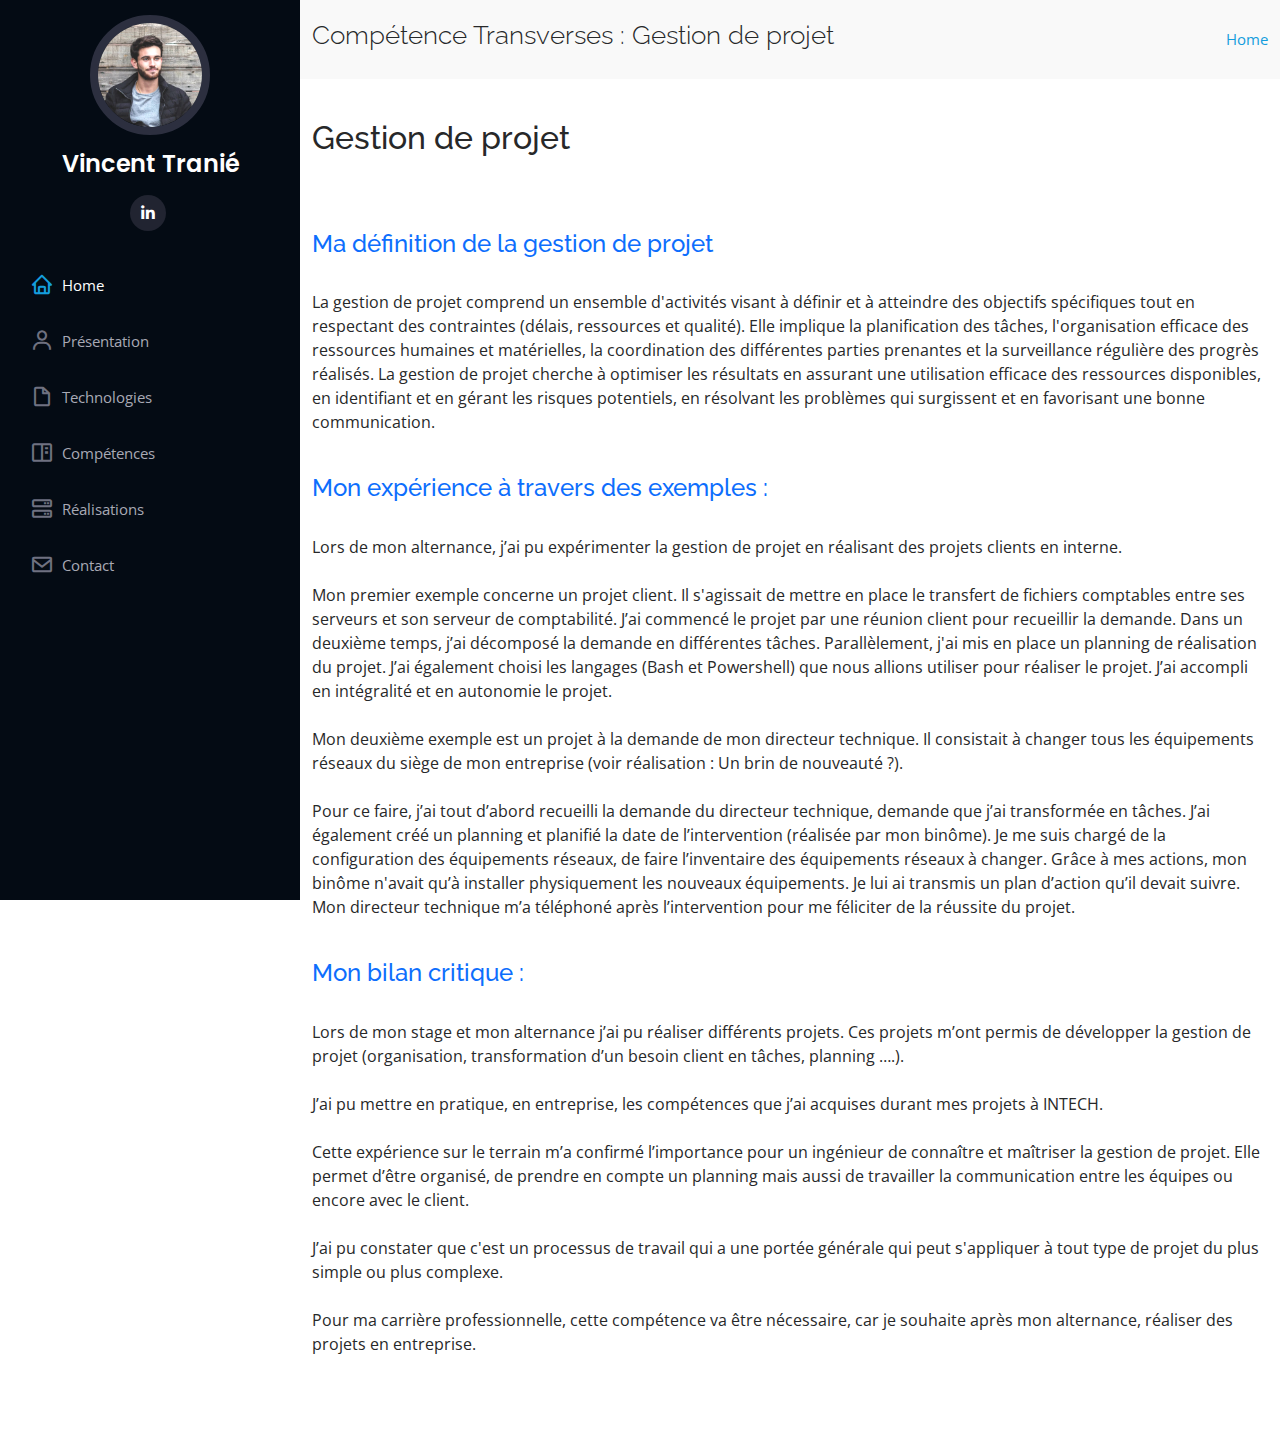
<file: portfolio-details6.html>
<!DOCTYPE html>
<html lang="en">

<head>
  <meta charset="utf-8">
  <meta content="width=device-width, initial-scale=1.0" name="viewport">
  <title>Gestion de projet</title>
  <meta content="" name="description">
  <meta content="" name="keywords">

  <!-- Favicons -->
  <link href="assets/img/favicon.png" rel="icon">
  <link href="assets/img/apple-touch-icon.png" rel="apple-touch-icon">

  <!-- Google Fonts -->
  <link href="https://fonts.googleapis.com/css?family=Open+Sans:300,300i,400,400i,600,600i,700,700i|Raleway:300,300i,400,400i,500,500i,600,600i,700,700i|Poppins:300,300i,400,400i,500,500i,600,600i,700,700i" rel="stylesheet">

  <!-- Vendor CSS Files -->
  <link href="assets/vendor/aos/aos.css" rel="stylesheet">
  <link href="assets/vendor/bootstrap/css/bootstrap.min.css" rel="stylesheet">
  <link href="assets/vendor/bootstrap-icons/bootstrap-icons.css" rel="stylesheet">
  <link href="assets/vendor/boxicons/css/boxicons.min.css" rel="stylesheet">
  <link href="assets/vendor/glightbox/css/glightbox.min.css" rel="stylesheet">
  <link href="assets/vendor/swiper/swiper-bundle.min.css" rel="stylesheet">

  <!-- Template Main CSS File -->
  <link href="assets/css/style.css" rel="stylesheet">
</head>

<body>

  <!-- ======= Mobile nav toggle button ======= -->
  <i class="bi bi-list mobile-nav-toggle d-xl-none"></i>

  <!-- ======= Header ======= -->
  <header id="header">
    <div class="d-flex flex-column">

      <div class="profile">
        <img src="assets/img/profile-img.jpg" alt="" class="img-fluid rounded-circle">
        <h1 class="text-light"><a href="index.html">Vincent Tranié</a></h1>
        <div class="social-links mt-3 text-center">
          <a target="_blank" rel="noopener noreferrer" href="https://www.linkedin.com/in/vincent-trani%C3%A9/"
            class="linkedin"><i class="bx bxl-linkedin"></i></a>
        </div>
      </div>

      <nav id="navbar" class="nav-menu navbar">
        <ul>
          <li><a href="index.html#hero" class="nav-link scrollto active"><i class="bx bx-home"></i> <span>Home</span></a></li>
          <li><a href="index.html#about" class="nav-link scrollto"><i class="bx bx-user"></i> <span>Présentation</span></a></li>
          <li><a href="index.html#skills" class="nav-link scrollto"><i class="bx bx-file-blank"></i> <span>Technologies</span></a>
          </li>
          <li><a href="index.html#portfolio" class="nav-link scrollto"><i class="bx bx-book-content"></i>
              <span>Compétences</span></a></li>
          <li><a href="index.html#services" class="nav-link scrollto"><i class="bx bx-server"></i> <span>Réalisations</span></a>
          </li>
          <li><a href="index.html#contact" class="nav-link scrollto"><i class="bx bx-envelope"></i> <span>Contact</span></a></li>
        </ul>
      </nav><!-- .nav-menu -->
    </div>
  </header><!-- End Header -->

  <main id="main">

    <!-- ======= Breadcrumbs ======= -->
    <section id="breadcrumbs" class="breadcrumbs">
      <div class="container">

        <div class="d-flex justify-content-between align-items-center">
          <h2>Compétence Transverses : Gestion de projet</h2>
          <ol>
            <li><a href="index.html">Home</a></li>
          </ol>
        </div>

      </div>
    </section><!-- End Breadcrumbs -->

    <!-- ======= Portfolio Details Section ======= -->
    <section id="portfolio-details" class="portfolio-details">
      <div class="container">

        <div class="row gy-4">
            <h2 class="mb-5">Gestion de projet</h2>
                            <h4 class="text-primary">Ma définition de la gestion de projet</h4>  
                            <p>
                              La gestion de projet comprend un ensemble d'activités visant à définir et à atteindre des objectifs spécifiques tout en respectant des contraintes (délais, ressources et qualité). Elle implique la planification des tâches, l'organisation efficace des ressources humaines et matérielles, la coordination des différentes parties prenantes et la surveillance régulière des progrès réalisés. La gestion de projet cherche à optimiser les résultats en assurant une utilisation efficace des ressources disponibles, en identifiant et en gérant les risques potentiels, en résolvant les problèmes qui surgissent et en favorisant une bonne communication.
                            </p>
                            <h4 class="text-primary">Mon expérience à travers des exemples : </h4>
                            <p>
                              Lors de mon alternance, j’ai pu expérimenter la gestion de projet en réalisant des projets clients en interne.<br><br>
                              Mon premier exemple concerne un projet client. Il s'agissait de mettre en place le transfert de fichiers comptables entre ses serveurs et son serveur de comptabilité. J’ai commencé le projet par une réunion client pour recueillir la demande. Dans un deuxième temps, j’ai décomposé la demande en différentes tâches. Parallèlement, j'ai mis en place un planning de réalisation du projet. J’ai également choisi les langages (Bash et Powershell) que nous allions utiliser pour réaliser le projet. J’ai accompli en intégralité et en autonomie le projet.<br><br>
                              Mon deuxième exemple est un projet à la demande de mon directeur technique. Il consistait à changer tous les équipements réseaux du siège de mon entreprise (voir réalisation : Un brin de nouveauté ?).<br><br>
                              Pour ce faire, j’ai tout d’abord recueilli la demande du directeur technique, demande que j’ai transformée en tâches. J’ai également créé un planning et planifié la date de l’intervention (réalisée par mon binôme). Je me suis chargé de la configuration des équipements réseaux, de faire l’inventaire des équipements réseaux à changer. Grâce à mes actions, mon binôme n'avait qu’à installer physiquement les nouveaux équipements. Je lui ai transmis un plan d’action qu’il devait suivre. Mon directeur technique m’a téléphoné après l’intervention pour me féliciter de la réussite du projet.
                            </p>                                            
                            <h4 class="text-primary">Mon bilan critique :</h4>
                            <p>
                              Lors de mon stage et mon alternance j’ai pu réaliser différents projets. Ces projets m’ont permis de développer la gestion de projet (organisation, transformation d’un besoin client en tâches, planning ….).<br><br>
                              J’ai pu mettre en pratique, en entreprise, les compétences que j’ai acquises durant mes projets à INTECH.<br><br>
                              Cette expérience sur le terrain m’a confirmé l’importance pour un ingénieur de connaître et maîtriser la gestion de projet. Elle permet d’être organisé, de prendre en compte un planning mais aussi de travailler la communication entre les équipes ou encore avec le client.<br><br>
                              J’ai pu constater que c'est un processus de travail qui a une portée générale qui peut s'appliquer à tout type de projet du plus simple ou plus complexe.<br><br>
                              Pour ma carrière professionnelle, cette compétence va être nécessaire, car je souhaite après mon alternance, réaliser des projets en entreprise.
                            </p>
                            <br>
      </div>
      </div>
    </section><!-- End Portfolio Details Section -->

  </main><!-- End #main -->

  <!-- ======= Footer ======= -->


  <a href="#" class="back-to-top d-flex align-items-center justify-content-center"><i class="bi bi-arrow-up-short"></i></a>

  <!-- Vendor JS Files -->
  <script src="assets/vendor/purecounter/purecounter_vanilla.js"></script>
  <script src="assets/vendor/aos/aos.js"></script>
  <script src="assets/vendor/bootstrap/js/bootstrap.bundle.min.js"></script>
  <script src="assets/vendor/glightbox/js/glightbox.min.js"></script>
  <script src="assets/vendor/isotope-layout/isotope.pkgd.min.js"></script>
  <script src="assets/vendor/swiper/swiper-bundle.min.js"></script>
  <script src="assets/vendor/typed.js/typed.min.js"></script>
  <script src="assets/vendor/waypoints/noframework.waypoints.js"></script>
  <script src="assets/vendor/php-email-form/validate.js"></script>

  <!-- Template Main JS File -->
  <script src="assets/js/main.js"></script>

</body>

</html>
</file>
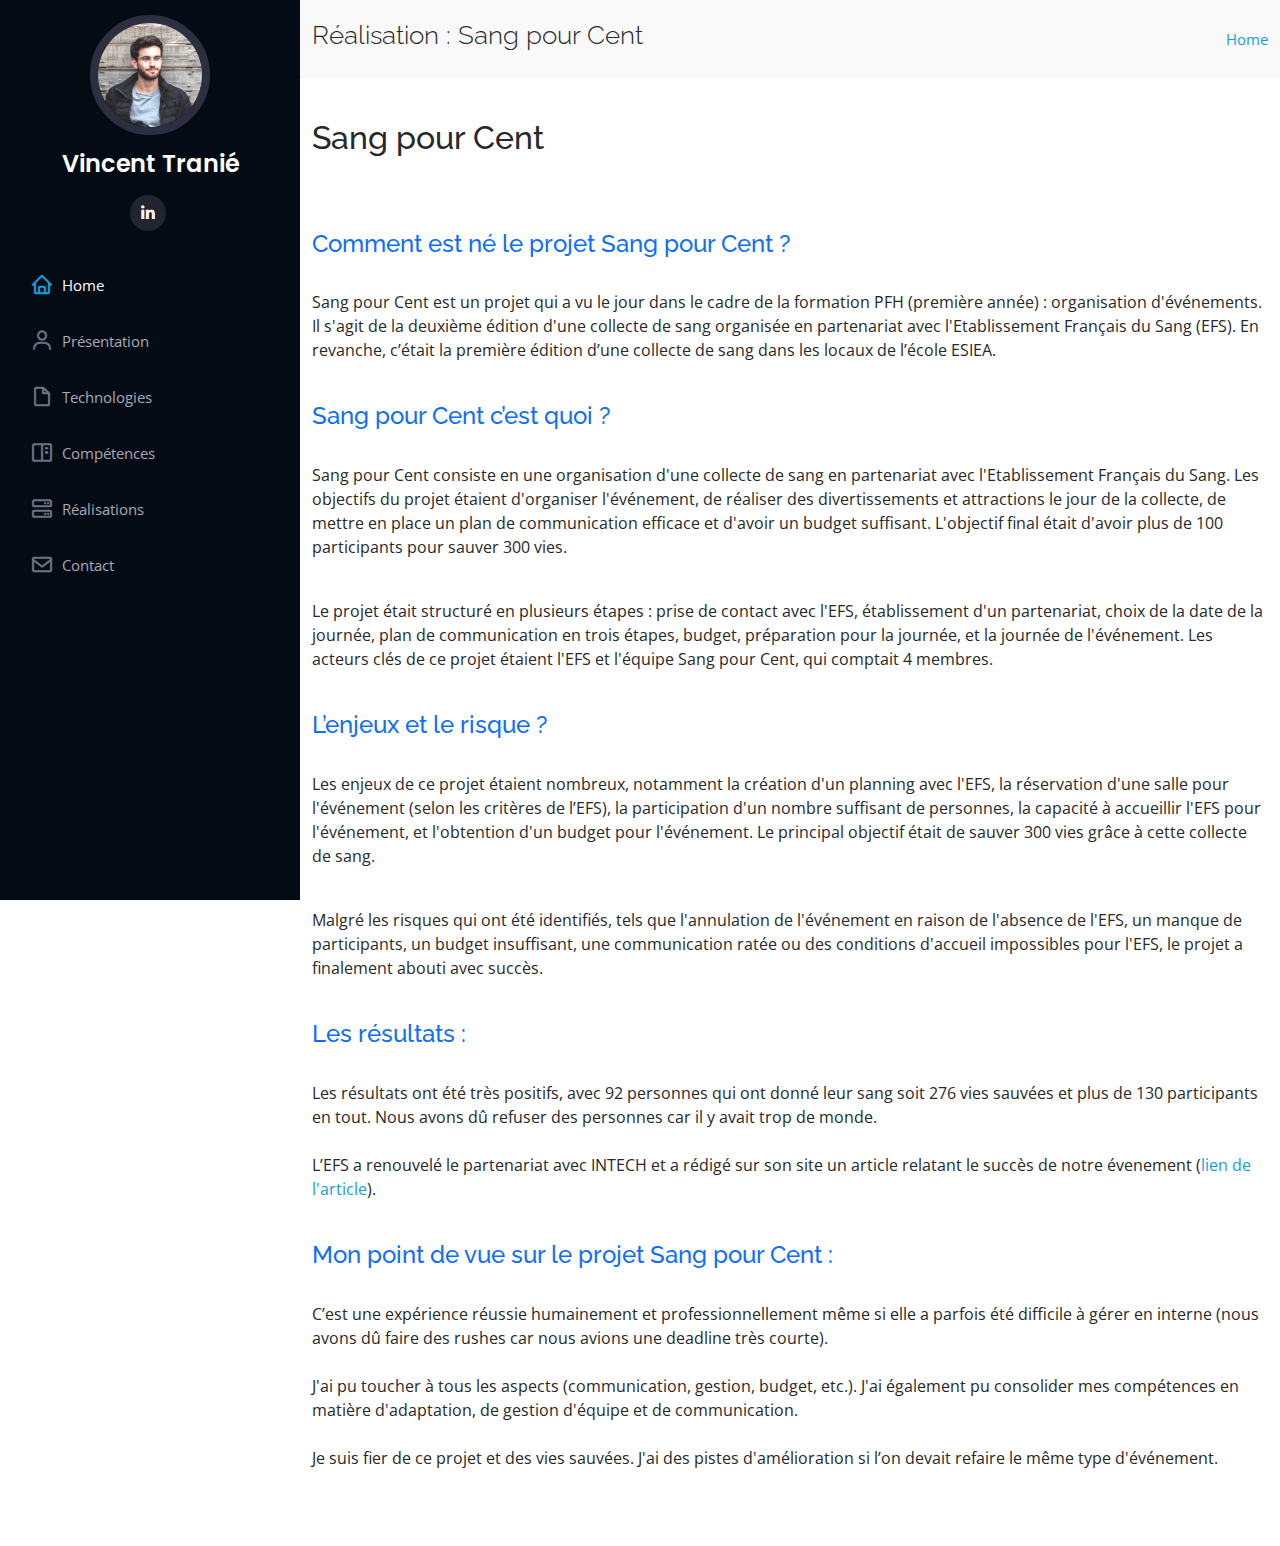
<file: portfolio-details7.html>
<!DOCTYPE html>
<html lang="en">

<head>
  <meta charset="utf-8">
  <meta content="width=device-width, initial-scale=1.0" name="viewport">
  <title>Réalisations</title>
  <meta content="" name="description">
  <meta content="" name="keywords">

  <!-- Favicons -->
  <link href="assets/img/favicon.png" rel="icon">
  <link href="assets/img/apple-touch-icon.png" rel="apple-touch-icon">

  <!-- Google Fonts -->
  <link href="https://fonts.googleapis.com/css?family=Open+Sans:300,300i,400,400i,600,600i,700,700i|Raleway:300,300i,400,400i,500,500i,600,600i,700,700i|Poppins:300,300i,400,400i,500,500i,600,600i,700,700i" rel="stylesheet">

  <!-- Vendor CSS Files -->
  <link href="assets/vendor/aos/aos.css" rel="stylesheet">
  <link href="assets/vendor/bootstrap/css/bootstrap.min.css" rel="stylesheet">
  <link href="assets/vendor/bootstrap-icons/bootstrap-icons.css" rel="stylesheet">
  <link href="assets/vendor/boxicons/css/boxicons.min.css" rel="stylesheet">
  <link href="assets/vendor/glightbox/css/glightbox.min.css" rel="stylesheet">
  <link href="assets/vendor/swiper/swiper-bundle.min.css" rel="stylesheet">

  <!-- Template Main CSS File -->
  <link href="assets/css/style.css" rel="stylesheet">
</head>

<body>

  <!-- ======= Mobile nav toggle button ======= -->
  <i class="bi bi-list mobile-nav-toggle d-xl-none"></i>

  <!-- ======= Header ======= -->
  <header id="header">
    <div class="d-flex flex-column">

      <div class="profile">
        <img src="assets/img/profile-img.jpg" alt="" class="img-fluid rounded-circle">
        <h1 class="text-light"><a href="index.html">Vincent Tranié</a></h1>
        <div class="social-links mt-3 text-center">
          <a target="_blank" rel="noopener noreferrer" href="https://www.linkedin.com/in/vincent-trani%C3%A9/"
            class="linkedin"><i class="bx bxl-linkedin"></i></a>
        </div>
      </div>

      <nav id="navbar" class="nav-menu navbar">
        <ul>
          <li><a href="index.html#hero" class="nav-link scrollto active"><i class="bx bx-home"></i> <span>Home</span></a></li>
          <li><a href="index.html#about" class="nav-link scrollto"><i class="bx bx-user"></i> <span>Présentation</span></a></li>
          <li><a href="index.html#skills" class="nav-link scrollto"><i class="bx bx-file-blank"></i> <span>Technologies</span></a>
          </li>
          <li><a href="index.html#portfolio" class="nav-link scrollto"><i class="bx bx-book-content"></i>
              <span>Compétences</span></a></li>
          <li><a href="index.html#services" class="nav-link scrollto"><i class="bx bx-server"></i> <span>Réalisations</span></a>
          </li>
          <li><a href="index.html#contact" class="nav-link scrollto"><i class="bx bx-envelope"></i> <span>Contact</span></a></li>
        </ul>
      </nav><!-- .nav-menu -->
    </div>
  </header><!-- End Header -->

  <main id="main">

    <!-- ======= Breadcrumbs ======= -->
    <section id="breadcrumbs" class="breadcrumbs">
      <div class="container">

        <div class="d-flex justify-content-between align-items-center">
          <h2>Réalisation : Sang pour Cent</h2>
          <ol>
            <li><a href="index.html">Home</a></li>
          </ol>
        </div>

      </div>
    </section><!-- End Breadcrumbs -->

    <!-- ======= Portfolio Details Section ======= -->
    <section id="portfolio-details" class="portfolio-details">
      <div class="container">

        <div class="row gy-4">
            <h2 class="mb-5">Sang pour Cent</h2>
                            <h4 class="text-primary">Comment est né le projet Sang pour Cent ?</h4>  
                            <p>Sang pour Cent est un projet qui a vu le jour dans le cadre de la formation PFH (première année) : organisation d'événements. Il s'agit de la deuxième édition d'une collecte de sang organisée en partenariat avec l'Etablissement Français du Sang (EFS). En revanche, c’était la première édition d’une collecte de sang dans les locaux de l’école ESIEA. 
                            </p>
                            <h4 class="text-primary">Sang pour Cent c’est quoi ?</h4>
                            <p>Sang pour Cent consiste en une organisation d'une collecte de sang en partenariat avec l'Etablissement Français du Sang. Les objectifs du projet étaient d'organiser l'événement, de réaliser des divertissements et attractions le jour de la collecte, de mettre en place un plan de communication efficace et d'avoir un budget suffisant. L'objectif final était d'avoir plus de 100 participants pour sauver 300 vies.  
                            </p>
                            <p>
                              Le projet était structuré en plusieurs étapes : prise de contact avec l'EFS, établissement d'un partenariat, choix de la date de la journée, plan de communication en trois étapes, budget, préparation pour la journée, et la journée de l'événement. Les acteurs clés de ce projet étaient l'EFS et l'équipe Sang pour Cent, qui comptait 4 membres.
                            </p>
                            <h4 class="text-primary">L’enjeux et le risque ?</h4>
                            <P>                            
                              Les enjeux de ce projet étaient nombreux, notamment la création d'un planning avec l'EFS, la réservation d'une salle pour l'événement (selon les critères de l’EFS), la participation d'un nombre suffisant de personnes, la capacité à accueillir l'EFS pour l'événement, et l'obtention d'un budget pour l'événement. Le principal objectif était de sauver 300 vies grâce à cette collecte de sang.
                            </P>
                            <p>
                              Malgré les risques qui ont été identifiés, tels que l'annulation de l'événement en raison de l'absence de l'EFS, un manque de participants, un budget insuffisant, une communication ratée ou des conditions d'accueil impossibles pour l'EFS, le projet a finalement abouti avec succès.
                            </p>
                            <h4 class="text-primary">Les résultats :</h4>
                            <p>
                              Les résultats ont été très positifs, avec 92 personnes qui ont donné leur sang soit 276 vies sauvées et plus de 130 participants en tout. Nous avons dû refuser des personnes car il y avait trop de monde.<br><br>
                              L’EFS a renouvelé le partenariat avec INTECH et a rédigé sur son site un article relatant le succès de notre évenement (<a target="_blank" href="https://www.efs.sante.fr/les-etudiants-du-groupe-esiea-sinvestissent-dans-le-don-de-sang">lien de l'article</a>).
                            </p>
                            <h4 class="text-primary">Mon point de vue sur le projet Sang pour Cent :</h4>
                            <p>
                              C’est une expérience réussie humainement et professionnellement même si elle a parfois été difficile à gérer en interne (nous avons dû faire des rushes car nous avions une deadline très courte). 
                              <br><br>J'ai pu toucher à tous les aspects (communication, gestion, budget, etc.). J'ai également pu consolider mes compétences en matière d'adaptation, de gestion d'équipe et de communication. 
                              <br><br>Je suis fier de ce projet et des vies sauvées.
                              J'ai des pistes d'amélioration si l’on devait refaire le même type d'événement. 
                            </p>
                            <br>
      </div>
      </div>
    </section><!-- End Portfolio Details Section -->

  </main><!-- End #main -->

  <!-- ======= Footer ======= -->


  <a href="#" class="back-to-top d-flex align-items-center justify-content-center"><i class="bi bi-arrow-up-short"></i></a>

  <!-- Vendor JS Files -->
  <script src="assets/vendor/purecounter/purecounter_vanilla.js"></script>
  <script src="assets/vendor/aos/aos.js"></script>
  <script src="assets/vendor/bootstrap/js/bootstrap.bundle.min.js"></script>
  <script src="assets/vendor/glightbox/js/glightbox.min.js"></script>
  <script src="assets/vendor/isotope-layout/isotope.pkgd.min.js"></script>
  <script src="assets/vendor/swiper/swiper-bundle.min.js"></script>
  <script src="assets/vendor/typed.js/typed.min.js"></script>
  <script src="assets/vendor/waypoints/noframework.waypoints.js"></script>
  <script src="assets/vendor/php-email-form/validate.js"></script>

  <!-- Template Main JS File -->
  <script src="assets/js/main.js"></script>

</body>

</html>
</file>
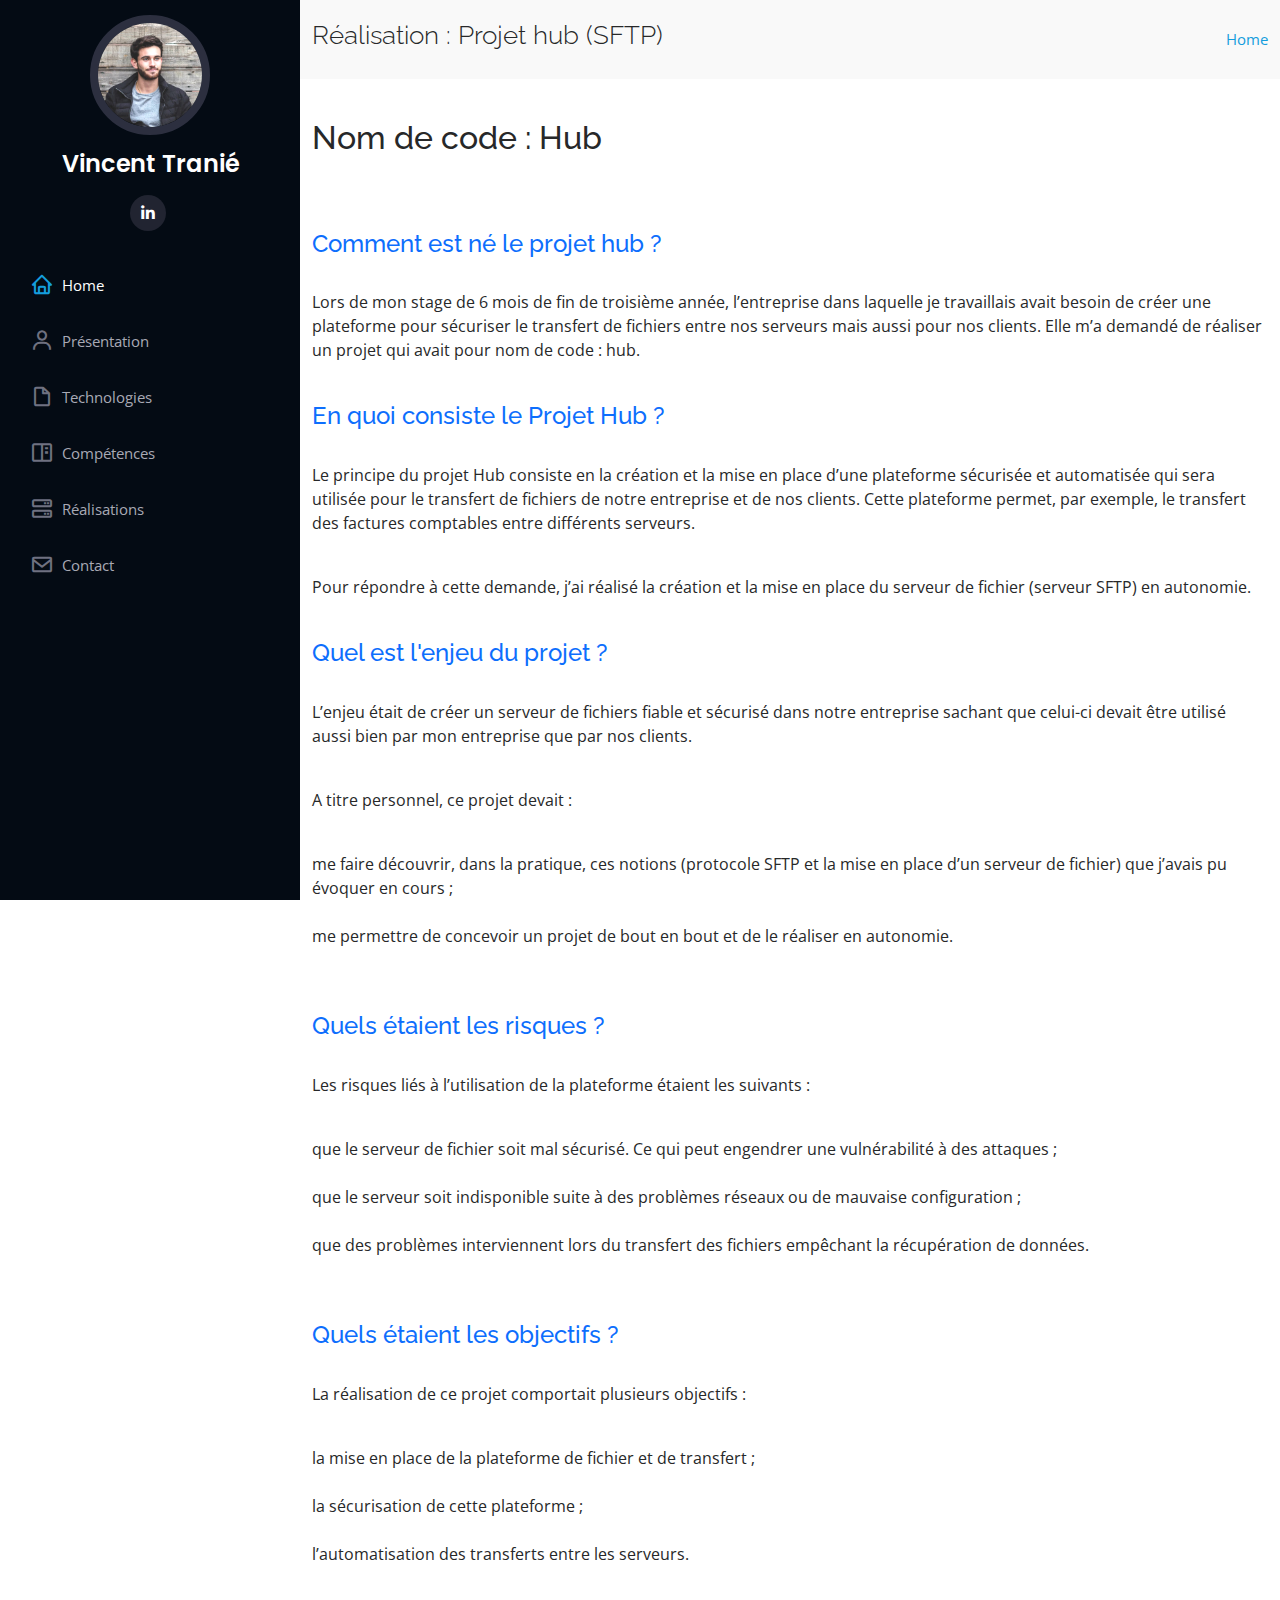
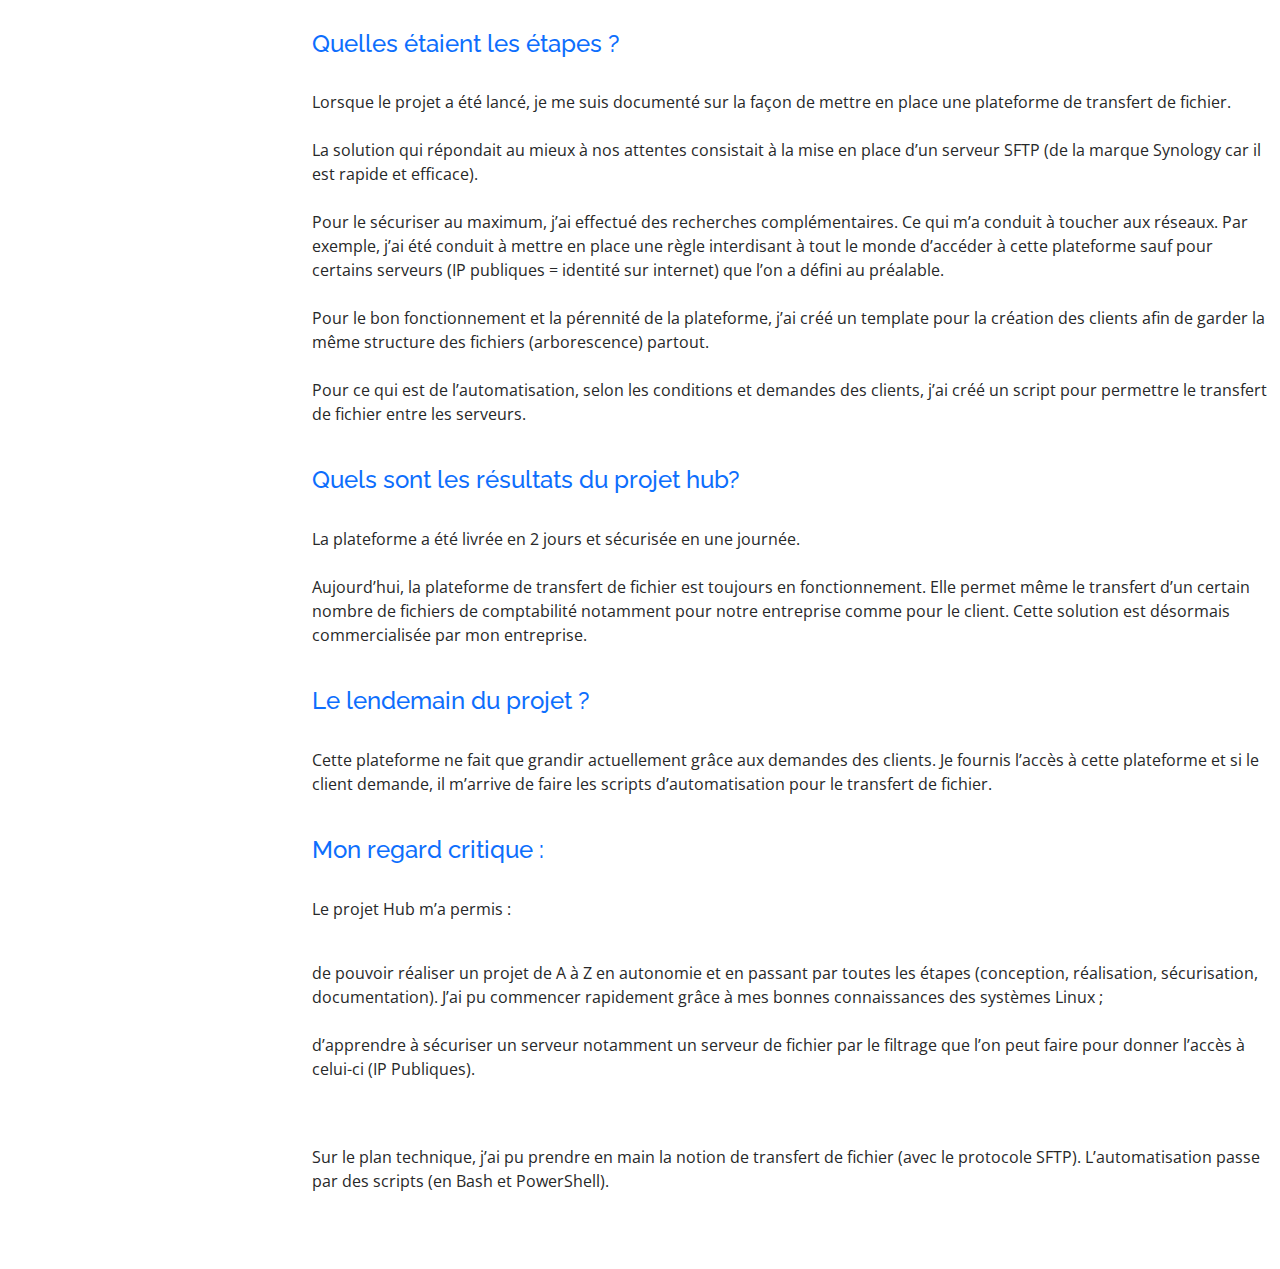
<file: portfolio-details8.html>
<!DOCTYPE html>
<html lang="en">

<head>
  <meta charset="utf-8">
  <meta content="width=device-width, initial-scale=1.0" name="viewport">
  <title>Réalisations</title>
  <meta content="" name="description">
  <meta content="" name="keywords">

  <!-- Favicons -->
  <link href="assets/img/favicon.png" rel="icon">
  <link href="assets/img/apple-touch-icon.png" rel="apple-touch-icon">

  <!-- Google Fonts -->
  <link href="https://fonts.googleapis.com/css?family=Open+Sans:300,300i,400,400i,600,600i,700,700i|Raleway:300,300i,400,400i,500,500i,600,600i,700,700i|Poppins:300,300i,400,400i,500,500i,600,600i,700,700i" rel="stylesheet">

  <!-- Vendor CSS Files -->
  <link href="assets/vendor/aos/aos.css" rel="stylesheet">
  <link href="assets/vendor/bootstrap/css/bootstrap.min.css" rel="stylesheet">
  <link href="assets/vendor/bootstrap-icons/bootstrap-icons.css" rel="stylesheet">
  <link href="assets/vendor/boxicons/css/boxicons.min.css" rel="stylesheet">
  <link href="assets/vendor/glightbox/css/glightbox.min.css" rel="stylesheet">
  <link href="assets/vendor/swiper/swiper-bundle.min.css" rel="stylesheet">

  <!-- Template Main CSS File -->
  <link href="assets/css/style.css" rel="stylesheet">
</head>

<body>

  <!-- ======= Mobile nav toggle button ======= -->
  <i class="bi bi-list mobile-nav-toggle d-xl-none"></i>

  <!-- ======= Header ======= -->
  <header id="header">
    <div class="d-flex flex-column">

      <div class="profile">
        <img src="assets/img/profile-img.jpg" alt="" class="img-fluid rounded-circle">
        <h1 class="text-light"><a href="index.html">Vincent Tranié</a></h1>
        <div class="social-links mt-3 text-center">
          <a target="_blank" rel="noopener noreferrer" href="https://www.linkedin.com/in/vincent-trani%C3%A9/"
            class="linkedin"><i class="bx bxl-linkedin"></i></a>
        </div>
      </div>

      <nav id="navbar" class="nav-menu navbar">
        <ul>
          <li><a href="index.html#hero" class="nav-link scrollto active"><i class="bx bx-home"></i> <span>Home</span></a></li>
          <li><a href="index.html#about" class="nav-link scrollto"><i class="bx bx-user"></i> <span>Présentation</span></a></li>
          <li><a href="index.html#skills" class="nav-link scrollto"><i class="bx bx-file-blank"></i> <span>Technologies</span></a>
          </li>
          <li><a href="index.html#portfolio" class="nav-link scrollto"><i class="bx bx-book-content"></i>
              <span>Compétences</span></a></li>
          <li><a href="index.html#services" class="nav-link scrollto"><i class="bx bx-server"></i> <span>Réalisations</span></a>
          </li>
          <li><a href="index.html#contact" class="nav-link scrollto"><i class="bx bx-envelope"></i> <span>Contact</span></a></li>
        </ul>
      </nav><!-- .nav-menu -->
    </div>
  </header><!-- End Header -->

  <main id="main">

    <!-- ======= Breadcrumbs ======= -->
    <section id="breadcrumbs" class="breadcrumbs">
      <div class="container">

        <div class="d-flex justify-content-between align-items-center">
          <h2>Réalisation : Projet hub (SFTP)</h2>
          <ol>
            <li><a href="index.html">Home</a></li>
          </ol>
        </div>

      </div>
    </section><!-- End Breadcrumbs -->

    <!-- ======= Portfolio Details Section ======= -->
    <section id="portfolio-details" class="portfolio-details">
      <div class="container">

        <div class="row gy-4">
            <h2 class="mb-5">Nom de code : Hub</h2>
                            <h4 class="text-primary">Comment est né le projet hub ?</h4>  
                            <p>Lors de mon stage de 6 mois de fin de troisième année, l’entreprise dans laquelle je travaillais avait besoin de créer une plateforme pour sécuriser le transfert de fichiers entre nos serveurs mais aussi pour nos clients. Elle m’a demandé de réaliser un projet qui avait pour nom de code : hub.</p>
                            <h4 class="text-primary">En quoi consiste le Projet Hub ?</h4>
                            <p>Le principe du projet Hub consiste en la création et la mise en place d’une plateforme sécurisée et automatisée qui sera utilisée pour le transfert de fichiers de notre entreprise et de nos clients. Cette plateforme permet, par exemple, le transfert des factures comptables entre différents serveurs.
                            </p>
                            <p>
                              Pour répondre à cette demande, j’ai réalisé la création et la mise en place du serveur de fichier (serveur SFTP) en autonomie.
                            </p>
                            <h4 class="text-primary">Quel est l'enjeu du projet ?</h4>
                            <p>
                              L’enjeu était de créer un serveur de fichiers fiable et sécurisé dans notre entreprise sachant que celui-ci devait être utilisé aussi bien par mon entreprise que par nos clients.
                            </p>
                            <p>A titre personnel, ce projet devait :
                                <li>  me faire découvrir, dans la pratique, ces notions (protocole SFTP et la mise en place d’un serveur de fichier) que j’avais pu évoquer en cours ;</li>
                                <li>  me permettre de concevoir un projet de bout en bout et de le réaliser en autonomie.</li>
                            </p>
                            <h4 class="text-primary">Quels étaient les risques ?</h4>
                            <p>
                              Les risques liés à l’utilisation de la plateforme étaient les suivants :
                              <li>que le serveur de fichier soit mal sécurisé. Ce qui peut engendrer une vulnérabilité à des attaques ;</li>
                              <li>que le serveur soit indisponible suite à des problèmes réseaux ou de mauvaise configuration ;</li>
                              <li>que des problèmes interviennent lors du transfert des fichiers empêchant la récupération de données.</li>
                            </p>
                            <h4 class="text-primary">Quels étaient les objectifs ?</h4>
                            <p>
                              La réalisation de ce projet comportait plusieurs objectifs :
                              <li>la mise en place de la plateforme de fichier et de transfert ;</li>
                              <li>la sécurisation de cette plateforme ;</li>
                              <li>l’automatisation des transferts entre les serveurs.</li>
                            </p>
                            <h4 class="text-primary">Quelles étaient les étapes ?</h4>
                            <p>
                              Lorsque le projet a été lancé, je me suis documenté sur la façon de mettre en place une plateforme de transfert de fichier.<br><br>
                              La solution qui répondait au mieux à nos attentes consistait à la mise en place d’un serveur SFTP (de la marque Synology car il est rapide et efficace).<br><br>
                              Pour le sécuriser au maximum, j’ai effectué des recherches complémentaires. Ce qui m’a conduit à toucher aux réseaux. Par exemple, j’ai été conduit à mettre en place une règle interdisant à tout le monde d’accéder à cette plateforme sauf pour certains serveurs (IP publiques = identité sur internet) que l’on a défini au préalable.<br><br>
                              Pour le bon fonctionnement et la pérennité de la plateforme, j’ai créé un template pour la création des clients afin de garder la même structure des fichiers (arborescence) partout.<br><br>
                              Pour ce qui est de l’automatisation, selon les conditions et demandes des clients, j’ai créé un script pour permettre le transfert de fichier entre les serveurs.
                            </p>
                            <h4 class="text-primary">Quels sont les résultats du projet hub?</h4>
                            <p>
                              La plateforme a été livrée en 2 jours et sécurisée en une journée.<br><br>
                              Aujourd’hui, la plateforme de transfert de fichier est toujours en fonctionnement. Elle permet même le transfert d’un certain nombre de fichiers de comptabilité notamment pour notre entreprise comme pour le client. Cette solution est désormais commercialisée par mon entreprise.

                            </p>
                            <h4 class="text-primary">Le lendemain du projet ?</h4>
                            <p>
                              Cette plateforme ne fait que grandir actuellement grâce aux demandes des clients. Je fournis l’accès à cette plateforme et si le client demande, il m’arrive de faire les scripts d’automatisation pour le transfert de fichier.
                            </p>
                            <h4 class="text-primary">Mon regard critique :</h4>
                              <p>
                                Le projet Hub m’a permis : 
                                <li>de pouvoir réaliser un projet de A à Z en autonomie et en passant par toutes les étapes (conception, réalisation, sécurisation, documentation). J’ai pu commencer rapidement grâce à mes bonnes connaissances des systèmes Linux ;</li>
                                <li>d’apprendre à sécuriser un serveur notamment un serveur de fichier par le filtrage que l’on peut faire pour donner l’accès à celui-ci (IP Publiques).</li>
                              </p>
                              <p>
                                Sur le plan technique, j’ai pu prendre en main la notion de transfert de fichier (avec le protocole SFTP). L’automatisation passe par des scripts (en Bash et PowerShell). 
                              </p>

      </div>
      </div>
    </section><!-- End Portfolio Details Section -->

  </main><!-- End #main -->

  <!-- ======= Footer ======= -->


  <a href="#" class="back-to-top d-flex align-items-center justify-content-center"><i class="bi bi-arrow-up-short"></i></a>

  <!-- Vendor JS Files -->
  <script src="assets/vendor/purecounter/purecounter_vanilla.js"></script>
  <script src="assets/vendor/aos/aos.js"></script>
  <script src="assets/vendor/bootstrap/js/bootstrap.bundle.min.js"></script>
  <script src="assets/vendor/glightbox/js/glightbox.min.js"></script>
  <script src="assets/vendor/isotope-layout/isotope.pkgd.min.js"></script>
  <script src="assets/vendor/swiper/swiper-bundle.min.js"></script>
  <script src="assets/vendor/typed.js/typed.min.js"></script>
  <script src="assets/vendor/waypoints/noframework.waypoints.js"></script>
  <script src="assets/vendor/php-email-form/validate.js"></script>

  <!-- Template Main JS File -->
  <script src="assets/js/main.js"></script>

</body>

</html>
</file>
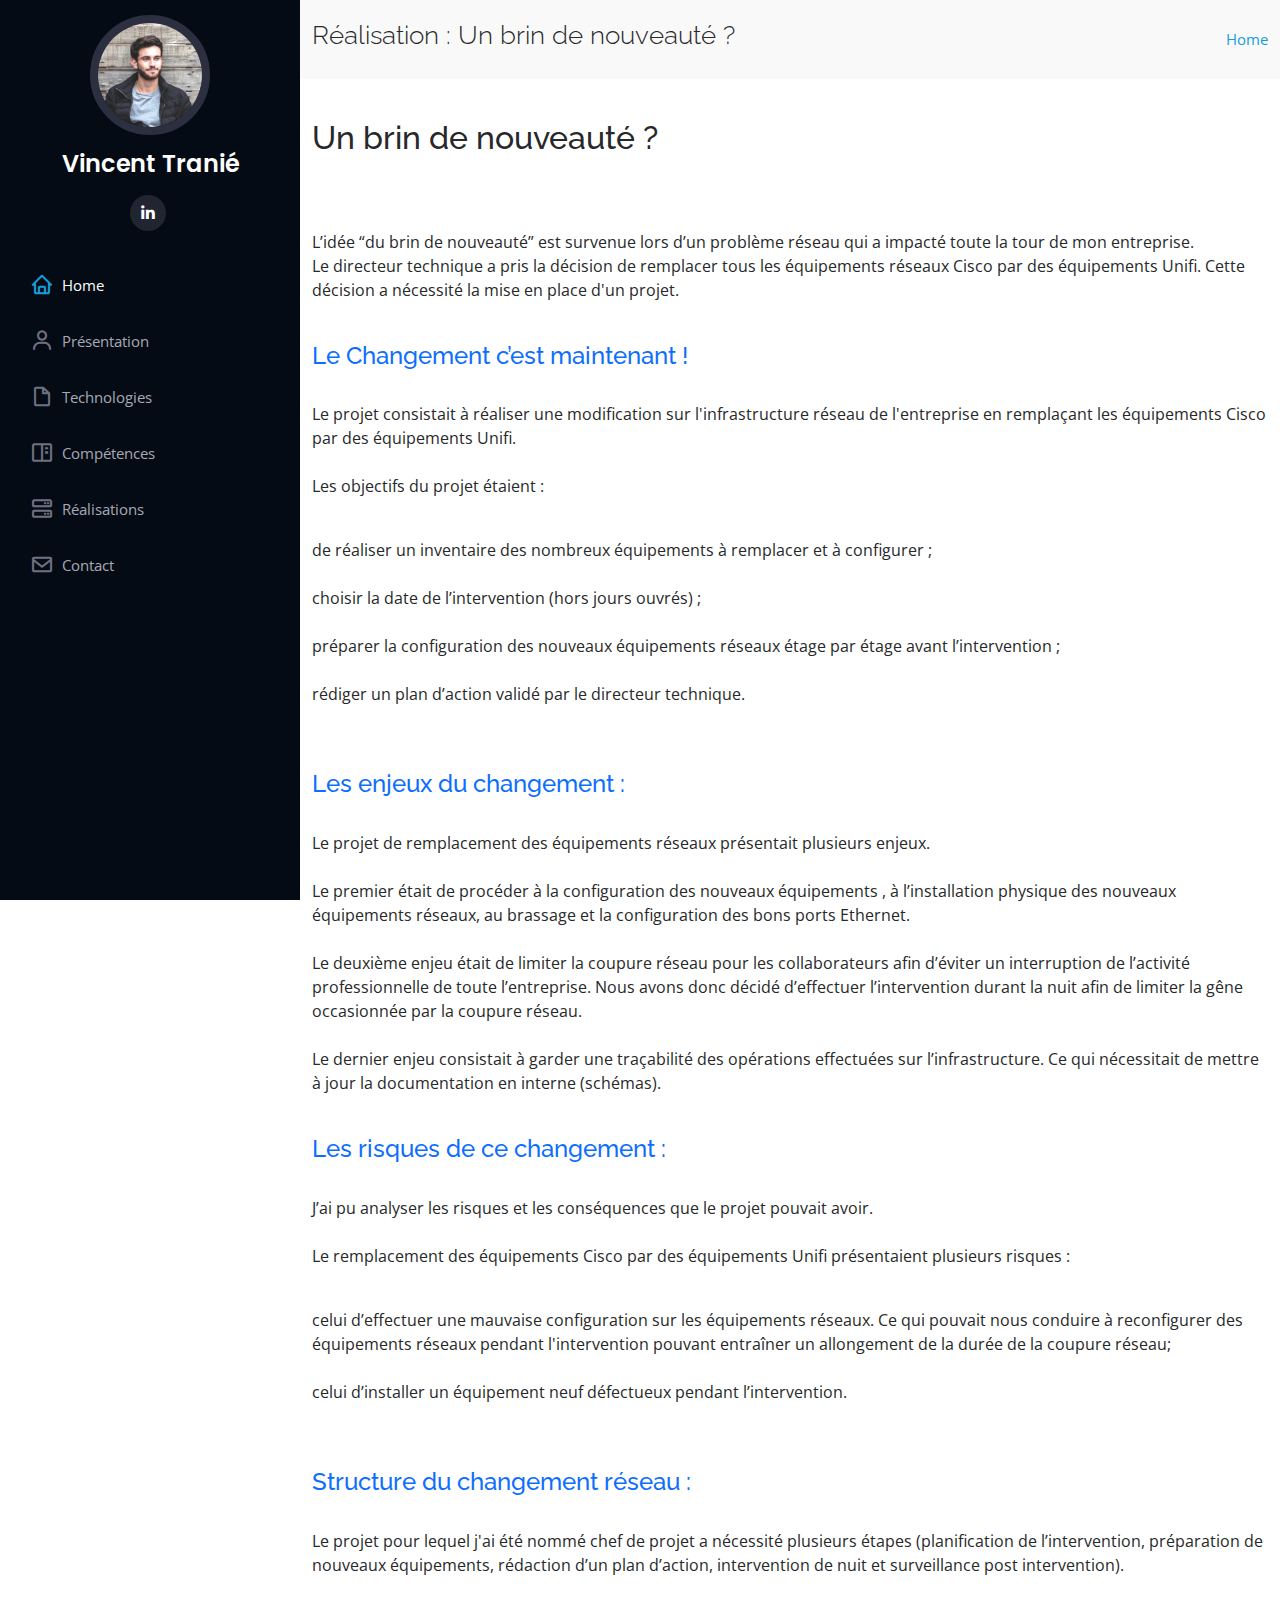
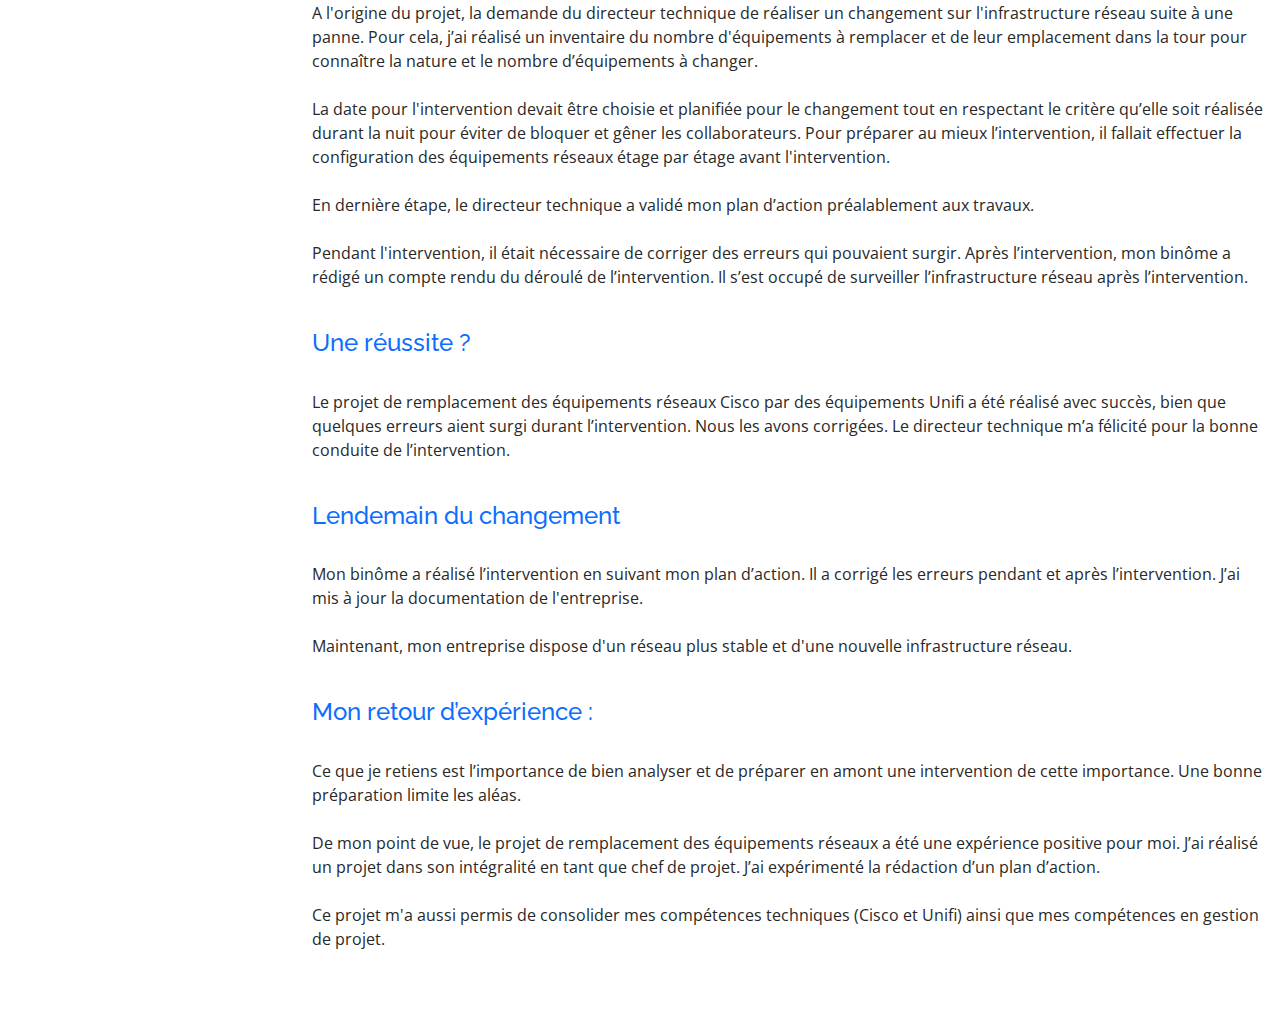
<file: portfolio-details9.html>
<!DOCTYPE html>
<html lang="en">

<head>
  <meta charset="utf-8">
  <meta content="width=device-width, initial-scale=1.0" name="viewport">
  <title>Réalisations</title>
  <meta content="" name="description">
  <meta content="" name="keywords">

  <!-- Favicons -->
  <link href="assets/img/favicon.png" rel="icon">
  <link href="assets/img/apple-touch-icon.png" rel="apple-touch-icon">

  <!-- Google Fonts -->
  <link href="https://fonts.googleapis.com/css?family=Open+Sans:300,300i,400,400i,600,600i,700,700i|Raleway:300,300i,400,400i,500,500i,600,600i,700,700i|Poppins:300,300i,400,400i,500,500i,600,600i,700,700i" rel="stylesheet">

  <!-- Vendor CSS Files -->
  <link href="assets/vendor/aos/aos.css" rel="stylesheet">
  <link href="assets/vendor/bootstrap/css/bootstrap.min.css" rel="stylesheet">
  <link href="assets/vendor/bootstrap-icons/bootstrap-icons.css" rel="stylesheet">
  <link href="assets/vendor/boxicons/css/boxicons.min.css" rel="stylesheet">
  <link href="assets/vendor/glightbox/css/glightbox.min.css" rel="stylesheet">
  <link href="assets/vendor/swiper/swiper-bundle.min.css" rel="stylesheet">

  <!-- Template Main CSS File -->
  <link href="assets/css/style.css" rel="stylesheet">
</head>

<body>

  <!-- ======= Mobile nav toggle button ======= -->
  <i class="bi bi-list mobile-nav-toggle d-xl-none"></i>

  <!-- ======= Header ======= -->
  <header id="header">
    <div class="d-flex flex-column">

      <div class="profile">
        <img src="assets/img/profile-img.jpg" alt="" class="img-fluid rounded-circle">
        <h1 class="text-light"><a href="index.html">Vincent Tranié</a></h1>
        <div class="social-links mt-3 text-center">
          <a target="_blank" rel="noopener noreferrer" href="https://www.linkedin.com/in/vincent-trani%C3%A9/"
            class="linkedin"><i class="bx bxl-linkedin"></i></a>
        </div>
      </div>

      <nav id="navbar" class="nav-menu navbar">
        <ul>
          <li><a href="index.html#hero" class="nav-link scrollto active"><i class="bx bx-home"></i> <span>Home</span></a></li>
          <li><a href="index.html#about" class="nav-link scrollto"><i class="bx bx-user"></i> <span>Présentation</span></a></li>
          <li><a href="index.html#skills" class="nav-link scrollto"><i class="bx bx-file-blank"></i> <span>Technologies</span></a>
          </li>
          <li><a href="index.html#portfolio" class="nav-link scrollto"><i class="bx bx-book-content"></i>
              <span>Compétences</span></a></li>
          <li><a href="index.html#services" class="nav-link scrollto"><i class="bx bx-server"></i> <span>Réalisations</span></a>
          </li>
          <li><a href="index.html#contact" class="nav-link scrollto"><i class="bx bx-envelope"></i> <span>Contact</span></a></li>
        </ul>
      </nav><!-- .nav-menu -->
    </div>
  </header><!-- End Header -->

  <main id="main">

    <!-- ======= Breadcrumbs ======= -->
    <section id="breadcrumbs" class="breadcrumbs">
      <div class="container">

        <div class="d-flex justify-content-between align-items-center">
          <h2>Réalisation : Un brin de nouveauté ?</h2>
          <ol>
            <li><a href="index.html">Home</a></li>
          </ol>
        </div>

      </div>
    </section><!-- End Breadcrumbs -->

    <!-- ======= Portfolio Details Section ======= -->
    <section id="portfolio-details" class="portfolio-details">
      <div class="container">

        <div class="row gy-4">
            <h2 class="mb-5">Un brin de nouveauté ?</h2>
                            <p>
                              L’idée “du brin de nouveauté” est survenue lors d’un problème réseau qui a impacté toute la tour de mon entreprise.<br>
                              Le directeur technique a pris la décision de remplacer tous les équipements réseaux Cisco par des équipements Unifi. Cette décision a nécessité la mise en place d'un projet.
                            </p>
                            <h4 class="text-primary">Le Changement c’est maintenant !</h4>  
                            <p>
                              Le projet consistait à réaliser une modification sur l'infrastructure réseau de l'entreprise en remplaçant les équipements Cisco par des équipements Unifi.<br><br>
                              Les objectifs du projet étaient :
                              <li>de réaliser un inventaire des nombreux équipements à remplacer et à configurer ;</li>
                              <li>choisir la date de l’intervention (hors jours ouvrés) ;</li>
                              <li>préparer la configuration des nouveaux équipements réseaux étage par étage avant l’intervention ;</li>
                              <li>rédiger un plan d’action validé par le directeur technique.</li>
                            </p>
                            <h4 class="text-primary">Les enjeux du changement : </h4>
                            <p>
                              Le projet de remplacement des équipements réseaux présentait plusieurs enjeux.<br><br>
                              Le premier était de procéder à la configuration des nouveaux équipements , à l’installation physique des nouveaux équipements réseaux, au brassage et la configuration des bons ports Ethernet.<br><br>
                              Le deuxième enjeu était de limiter la coupure réseau pour les collaborateurs afin d’éviter un interruption de l’activité professionnelle de toute l’entreprise. Nous avons donc décidé d’effectuer l’intervention durant la nuit afin de limiter la gêne occasionnée par la coupure réseau.<br><br>
                              Le dernier enjeu consistait à garder une traçabilité des opérations effectuées sur l’infrastructure. Ce qui nécessitait de mettre à jour la documentation en interne (schémas).
                            </p>
                            <h4 class="text-primary">Les risques de ce changement :</h4>
                             <p>
                              J’ai pu analyser les risques et les conséquences que le projet pouvait avoir.<br><br>
                              Le remplacement des équipements Cisco par des équipements Unifi présentaient plusieurs risques :
                              <li>celui d’effectuer une mauvaise configuration sur les équipements réseaux. Ce qui pouvait nous conduire à reconfigurer des équipements réseaux pendant l'intervention pouvant entraîner un allongement de la durée de la coupure réseau;</li>
                              <li>celui d’installer un équipement neuf défectueux pendant l’intervention.</li>
                             </p>
                            <h4 class="text-primary">Structure du changement réseau :</h4>
                            <p>
                              Le projet pour lequel j'ai été nommé chef de projet a nécessité plusieurs étapes (planification de l’intervention, préparation de nouveaux équipements, rédaction d’un plan d’action, intervention de nuit et surveillance post intervention).<br><br>
                              A l'origine du projet, la demande du directeur technique de réaliser un changement sur l'infrastructure réseau suite à une panne. Pour cela, j’ai réalisé un inventaire du nombre d'équipements à remplacer et de leur emplacement dans la tour pour connaître la nature et le nombre d’équipements à changer.<br><br>
                              La date pour l'intervention devait être choisie et planifiée pour le changement tout en respectant le critère qu’elle soit réalisée durant la nuit pour éviter de bloquer et gêner les collaborateurs. Pour préparer au mieux l’intervention, il fallait effectuer la configuration des équipements réseaux étage par étage avant l'intervention.<br><br>
                              En dernière étape, le directeur technique a validé mon plan d’action préalablement aux travaux.<br><br>
                              Pendant l'intervention, il était nécessaire de corriger des erreurs qui pouvaient surgir. Après l’intervention, mon binôme a rédigé un compte rendu du déroulé de l’intervention. Il s’est occupé de surveiller l’infrastructure réseau après l’intervention.
                            </p>
                            <h4 class="text-primary">Une réussite ?</h4>
                            <p>
                              Le projet de remplacement des équipements réseaux Cisco par des équipements Unifi a été réalisé avec succès, bien que quelques erreurs aient surgi durant l’intervention. Nous les avons corrigées. Le directeur technique m’a félicité pour la bonne conduite de l’intervention.
                            </p>
                            <h4 class="text-primary">Lendemain du changement</h4>
                            <p>
                              Mon binôme a réalisé l’intervention en suivant mon plan d’action. Il a corrigé les erreurs pendant et après l’intervention. J’ai mis à jour la documentation de l'entreprise.<br><br>
                              Maintenant, mon entreprise dispose d'un réseau plus stable et d'une nouvelle infrastructure réseau.
                            </p>
                            <h4 class="text-primary">Mon retour d’expérience :</h4>
                              <p>
                                Ce que je retiens est l’importance de bien analyser et de préparer en amont une intervention de cette importance. Une bonne préparation limite les aléas.<br><br>
                                De mon point de vue, le projet de remplacement des équipements réseaux a été une expérience positive pour moi. J’ai réalisé un projet dans son intégralité en tant que chef de projet. J’ai expérimenté la rédaction d’un plan d’action.<br><br>
                                Ce projet m'a aussi permis de consolider mes compétences techniques (Cisco et Unifi) ainsi que mes compétences en gestion de projet.
                              </p>
      </div>
      </div>
    </section><!-- End Portfolio Details Section -->

  </main><!-- End #main -->

  <!-- ======= Footer ======= -->


  <a href="#" class="back-to-top d-flex align-items-center justify-content-center"><i class="bi bi-arrow-up-short"></i></a>

  <!-- Vendor JS Files -->
  <script src="assets/vendor/purecounter/purecounter_vanilla.js"></script>
  <script src="assets/vendor/aos/aos.js"></script>
  <script src="assets/vendor/bootstrap/js/bootstrap.bundle.min.js"></script>
  <script src="assets/vendor/glightbox/js/glightbox.min.js"></script>
  <script src="assets/vendor/isotope-layout/isotope.pkgd.min.js"></script>
  <script src="assets/vendor/swiper/swiper-bundle.min.js"></script>
  <script src="assets/vendor/typed.js/typed.min.js"></script>
  <script src="assets/vendor/waypoints/noframework.waypoints.js"></script>
  <script src="assets/vendor/php-email-form/validate.js"></script>

  <!-- Template Main JS File -->
  <script src="assets/js/main.js"></script>

</body>

</html>
</file>
<file: assets/css/style.css>
/**
* Template Name: iPortfolio
* Updated: Mar 10 2023 with Bootstrap v5.2.3
* Template URL: https://bootstrapmade.com/iportfolio-bootstrap-portfolio-websites-template/
* Author: BootstrapMade.com
* License: https://bootstrapmade.com/license/
*/

/*--------------------------------------------------------------
# General
--------------------------------------------------------------*/
body {
  font-family: "Open Sans", sans-serif;
  color: #272829;
}

a {
  color: #149ddd;
  text-decoration: none;
}

a:hover {
  color: #37b3ed;
  text-decoration: none;
}

h1,
h2,
h3,
h4,
h5,
h6 {
  font-family: "Raleway", sans-serif;
}

/*--------------------------------------------------------------
# Back to top button
--------------------------------------------------------------*/
.back-to-top {
  position: fixed;
  visibility: hidden;
  opacity: 0;
  right: 15px;
  bottom: 15px;
  z-index: 996;
  background: #149ddd;
  width: 40px;
  height: 40px;
  border-radius: 50px;
  transition: all 0.4s;
}

.back-to-top i {
  font-size: 28px;
  color: #fff;
  line-height: 0;
}

.back-to-top:hover {
  background: #2eafec;
  color: #fff;
}

.back-to-top.active {
  visibility: visible;
  opacity: 1;
}

/*--------------------------------------------------------------
# Header
--------------------------------------------------------------*/
#header {
  position: fixed;
  top: 0;
  left: 0;
  bottom: 0;
  width: 300px;
  transition: all ease-in-out 0.5s;
  z-index: 9997;
  transition: all 0.5s;
  padding: 0 15px;
  background: #040b14;
  overflow-y: auto;
}

#header .profile img {
  margin: 15px auto;
  display: block;
  width: 120px;
  border: 8px solid #2c2f3f;
}

#header .profile h1 {
  font-size: 24px;
  margin: 0;
  padding: 0;
  font-weight: 600;
  -moz-text-align-last: center;
  text-align-last: center;
  font-family: "Poppins", sans-serif;
}

#header .profile h1 a,
#header .profile h1 a:hover {
  color: #fff;
  text-decoration: none;
}

#header .profile .social-links a {
  font-size: 18px;
  display: inline-block;
  background: #212431;
  color: #fff;
  line-height: 1;
  padding: 8px 0;
  margin-right: 4px;
  border-radius: 50%;
  text-align: center;
  width: 36px;
  height: 36px;
  transition: 0.3s;
}

#header .profile .social-links a:hover {
  background: #149ddd;
  color: #fff;
  text-decoration: none;
}

#main {
  margin-left: 300px;
}

@media (max-width: 1199px) {
  #header {
    left: -300px;
  }

  #main {
    margin-left: 0;
  }
}

/*--------------------------------------------------------------
# Navigation Menu
--------------------------------------------------------------*/
/* Desktop Navigation */
.nav-menu {
  padding: 30px 0 0 0;
}

.nav-menu * {
  margin: 0;
  padding: 0;
  list-style: none;
}

.nav-menu>ul>li {
  position: relative;
  white-space: nowrap;
}

.nav-menu a,
.nav-menu a:focus {
  display: flex;
  align-items: center;
  color: #a8a9b4;
  padding: 12px 15px;
  margin-bottom: 8px;
  transition: 0.3s;
  font-size: 15px;
}

.nav-menu a i,
.nav-menu a:focus i {
  font-size: 24px;
  padding-right: 8px;
  color: #6f7180;
}

.nav-menu a:hover,
.nav-menu .active,
.nav-menu .active:focus,
.nav-menu li:hover>a {
  text-decoration: none;
  color: #fff;
}

.nav-menu a:hover i,
.nav-menu .active i,
.nav-menu .active:focus i,
.nav-menu li:hover>a i {
  color: #149ddd;
}

/* Mobile Navigation */
.mobile-nav-toggle {
  position: fixed;
  right: 15px;
  top: 15px;
  z-index: 9998;
  border: 0;
  font-size: 24px;
  transition: all 0.4s;
  outline: none !important;
  background-color: #149ddd;
  color: #fff;
  width: 40px;
  height: 40px;
  display: inline-flex;
  align-items: center;
  justify-content: center;
  line-height: 0;
  border-radius: 50px;
  cursor: pointer;
}

.mobile-nav-active {
  overflow: hidden;
}

.mobile-nav-active #header {
  left: 0;
}

/*--------------------------------------------------------------
# Hero Section
--------------------------------------------------------------*/
#hero {
  width: 100%;
  height: 100vh;
  background: url("../img/hero-bg.jpg") top center;
  background-size: cover;
}

#hero:before {
  content: "";
  background: rgba(5, 13, 24, 0.3);
  position: absolute;
  bottom: 0;
  top: 0;
  left: 0;
  right: 0;
  z-index: 1;
}

#hero .hero-container {
  position: relative;
  z-index: 2;
  min-width: 300px;
}

#hero h1 {
  margin: 0 0 10px 0;
  font-size: 64px;
  font-weight: 700;
  line-height: 56px;
  color: #fff;
}

#hero p {
  color: #fff;
  margin-bottom: 50px;
  font-size: 26px;
  font-family: "Poppins", sans-serif;
}

#hero p span {
  color: #fff;
  padding-bottom: 4px;
  letter-spacing: 1px;
  border-bottom: 3px solid #149ddd;
}

@media (min-width: 1024px) {
  #hero {
    background-attachment: fixed;
  }
}

@media (max-width: 768px) {
  #hero h1 {
    font-size: 28px;
    line-height: 36px;
  }

  #hero h2 {
    font-size: 18px;
    line-height: 24px;
    margin-bottom: 30px;
  }
}

/*--------------------------------------------------------------
# Sections General
--------------------------------------------------------------*/
section {
  padding: 60px 0;
  overflow: hidden;
}

.section-bg {
  background: #f5f8fd;
}

.section-title {
  padding-bottom: 30px;
}

.section-title h2 {
  font-size: 32px;
  font-weight: bold;
  margin-bottom: 20px;
  padding-bottom: 20px;
  position: relative;
  color: #173b6c;
}

.section-title h2::after {
  content: "";
  position: absolute;
  display: block;
  width: 50px;
  height: 3px;
  background: #149ddd;
  bottom: 0;
  left: 0;
}

.section-title p {
  margin-bottom: 0;
}

/*--------------------------------------------------------------
# About
--------------------------------------------------------------*/
.about .content h3 {
  font-weight: 700;
  font-size: 26px;
  color: #173b6c;
}

.about .content ul {
  list-style: none;
  padding: 0;
}

.about .content ul li {
  margin-bottom: 20px;
  display: flex;
  align-items: center;
}

.about .content ul strong {
  margin-right: 10px;
}

.about .content ul i {
  font-size: 16px;
  margin-right: 5px;
  color: #149ddd;
  line-height: 0;
}

.about .content p:last-child {
  margin-bottom: 0;
}

/*--------------------------------------------------------------
# Facts
--------------------------------------------------------------*/
.facts {
  padding-bottom: 30px;
}

.facts .count-box {
  padding: 30px;
  width: 100%;
}

.facts .count-box i {
  display: block;
  font-size: 44px;
  color: #149ddd;
  float: left;
  line-height: 0;
}

.facts .count-box span {
  font-size: 48px;
  line-height: 40px;
  display: block;
  font-weight: 700;
  color: #050d18;
  margin-left: 60px;
}

.facts .count-box p {
  padding: 15px 0 0 0;
  margin: 0 0 0 60px;
  font-family: "Raleway", sans-serif;
  font-size: 14px;
  color: #122f57;
}

.facts .count-box a {
  font-weight: 600;
  display: block;
  margin-top: 20px;
  color: #122f57;
  font-size: 15px;
  font-family: "Poppins", sans-serif;
  transition: ease-in-out 0.3s;
}

.facts .count-box a:hover {
  color: #1f5297;
}

/*--------------------------------------------------------------
# Akills
--------------------------------------------------------------*/
.skills {
  background: #001830;
}

.skills .progress {
  height: 60px;
  display: block;
  background: none;
  border-radius: 0;
}

.skills .progress .skill {
  padding: 0;
  margin: 0 0 6px 0;
  text-transform: uppercase;
  display: block;
  font-weight: 600;
  font-family: "Poppins", sans-serif;
  color: #050d18;
}

.skills .progress .skill .val {
  float: right;
  font-style: normal;
}

.skills .progress-bar-wrap {
  background: #dce8f8;
  height: 10px;
}

.skills .progress-bar {
  width: 1px;
  height: 10px;
  transition: 0.9s;
  background-color: #149ddd;
}

/*--------------------------------------------------------------
# Resume
--------------------------------------------------------------*/
.resume .resume-title {
  font-size: 26px;
  font-weight: 700;
  margin-top: 20px;
  margin-bottom: 20px;
  color: #050d18;
}

.resume .resume-item {
  padding: 0 0 20px 20px;
  margin-top: -2px;
  border-left: 2px solid #1f5297;
  position: relative;
}

.resume .resume-item h4 {
  line-height: 18px;
  font-size: 18px;
  font-weight: 600;
  text-transform: uppercase;
  font-family: "Poppins", sans-serif;
  color: #050d18;
  margin-bottom: 10px;
}

.resume .resume-item h5 {
  font-size: 16px;
  background: #e4edf9;
  padding: 5px 15px;
  display: inline-block;
  font-weight: 600;
  margin-bottom: 10px;
}

.resume .resume-item ul {
  padding-left: 20px;
}

.resume .resume-item ul li {
  padding-bottom: 10px;
}

.resume .resume-item:last-child {
  padding-bottom: 0;
}

.resume .resume-item::before {
  content: "";
  position: absolute;
  width: 16px;
  height: 16px;
  border-radius: 50px;
  left: -9px;
  top: 0;
  background: #fff;
  border: 2px solid #1f5297;
}

/*--------------------------------------------------------------
# Portfolio
--------------------------------------------------------------*/
.portfolio .portfolio-item {
  margin-bottom: 30px;
}

.portfolio #portfolio-flters {
  padding: 0;
  margin: 0 auto 35px auto;
  list-style: none;
  text-align: center;
  background: #fff;
  border-radius: 50px;
  padding: 2px 15px;
}

.portfolio #portfolio-flters li {
  cursor: pointer;
  display: inline-block;
  padding: 10px 15px 8px 15px;
  font-size: 14px;
  font-weight: 600;
  line-height: 1;
  text-transform: uppercase;
  color: #272829;
  margin-bottom: 5px;
  transition: all 0.3s ease-in-out;
}

.portfolio #portfolio-flters li:hover,
.portfolio #portfolio-flters li.filter-active {
  color: #149ddd;
}

.portfolio #portfolio-flters li:last-child {
  margin-right: 0;
}

.portfolio .portfolio-wrap {
  transition: 0.3s;
  position: relative;
  overflow: hidden;
  z-index: 1;
}

.portfolio .portfolio-wrap::before {
  content: "";
  background: rgba(255, 255, 255, 0.5);
  position: absolute;
  left: 0;
  right: 0;
  top: 0;
  bottom: 0;
  transition: all ease-in-out 0.3s;
  z-index: 2;
  opacity: 0;
}

.portfolio .portfolio-wrap .portfolio-links {
  opacity: 1;
  left: 0;
  right: 0;
  bottom: -60px;
  z-index: 3;
  position: absolute;
  transition: all ease-in-out 0.3s;
  display: flex;
  justify-content: center;
}

.portfolio .portfolio-wrap .portfolio-links a {
  color: #fff;
  font-size: 28px;
  text-align: center;
  background: rgba(20, 157, 221, 0.75);
  transition: 0.3s;
  width: 50%;
}

.portfolio .portfolio-wrap .portfolio-links a:hover {
  background: rgba(20, 157, 221, 0.95);
}

.portfolio .portfolio-wrap .portfolio-links a+a {
  border-left: 1px solid #37b3ed;
}

.portfolio .portfolio-wrap:hover::before {
  top: 0;
  left: 0;
  right: 0;
  bottom: 0;
  opacity: 1;
}

.portfolio .portfolio-wrap:hover .portfolio-links {
  opacity: 1;
  bottom: 0;
}

/*--------------------------------------------------------------
# Portfolio Details
--------------------------------------------------------------*/
.portfolio-details {
  padding-top: 40px;
}

.portfolio-details .portfolio-details-slider img {
  width: 100%;
}

.portfolio-details .portfolio-details-slider .swiper-pagination {
  margin-top: 20px;
  position: relative;
}

.portfolio-details .portfolio-details-slider .swiper-pagination .swiper-pagination-bullet {
  width: 12px;
  height: 12px;
  background-color: #fff;
  opacity: 1;
  border: 1px solid #149ddd;
}

.portfolio-details .portfolio-details-slider .swiper-pagination .swiper-pagination-bullet-active {
  background-color: #149ddd;
}

.portfolio-details .portfolio-info {
  padding: 30px;
  box-shadow: 0px 0 30px rgba(5, 13, 24, 0.08);
}

.portfolio-details .portfolio-info h3 {
  font-size: 22px;
  font-weight: 700;
  margin-bottom: 20px;
  padding-bottom: 20px;
  border-bottom: 1px solid #eee;
}

.portfolio-details .portfolio-info ul {
  list-style: none;
  padding: 0;
  font-size: 15px;
}

.portfolio-details .portfolio-info ul li+li {
  margin-top: 10px;
}

.portfolio-details .portfolio-description {
  padding-top: 30px;
}

.portfolio-details .portfolio-description h2 {
  font-size: 26px;
  font-weight: 700;
  margin-bottom: 20px;
}

.portfolio-details .portfolio-description p {
  padding: 0;
}

/*--------------------------------------------------------------
# Services
--------------------------------------------------------------*/
.services .icon-box {
  margin-bottom: 20px;
}

.services .icon {
  float: left;
  display: flex;
  align-items: center;
  justify-content: center;
  width: 54px;
  height: 54px;
  background: #149ddd;
  border-radius: 50%;
  transition: 0.5s;
  border: 1px solid #149ddd;
}

.services .icon i {
  color: #fff;
  font-size: 24px;
  line-height: 0;
}

.services .icon-box:hover .icon {
  background: #fff;
}

.services .icon-box:hover .icon i {
  color: #149ddd;
}

.services .title {
  margin-left: 80px;
  font-weight: 700;
  margin-bottom: 15px;
  font-size: 18px;
}

.services .title a {
  color: #343a40;
}

.services .title a:hover {
  color: #149ddd;
}

.services .description {
  margin-left: 80px;
  line-height: 24px;
  font-size: 14px;
}

/*--------------------------------------------------------------
# Testimonials
--------------------------------------------------------------*/
.testimonials .testimonials-carousel,
.testimonials .testimonials-slider {
  overflow: hidden;
}

.testimonials .testimonial-item {
  box-sizing: content-box;
  text-align: center;
  min-height: 320px;
}

.testimonials .testimonial-item .testimonial-img {
  width: 90px;
  border-radius: 50%;
  margin: 0 auto;
}

.testimonials .testimonial-item h3 {
  font-size: 18px;
  font-weight: bold;
  margin: 10px 0 5px 0;
  color: #111;
}

.testimonials .testimonial-item h4 {
  font-size: 14px;
  color: #999;
  margin: 0;
}

.testimonials .testimonial-item .quote-icon-left,
.testimonials .testimonial-item .quote-icon-right {
  color: #c3e8fa;
  font-size: 26px;
}

.testimonials .testimonial-item .quote-icon-left {
  display: inline-block;
  left: -5px;
  position: relative;
}

.testimonials .testimonial-item .quote-icon-right {
  display: inline-block;
  right: -5px;
  position: relative;
  top: 10px;
}

.testimonials .testimonial-item p {
  font-style: italic;
  margin: 0 15px 15px 15px;
  padding: 20px;
  background: #fff;
  position: relative;
  margin-bottom: 35px;
  border-radius: 6px;
  box-shadow: 0px 2px 15px rgba(0, 0, 0, 0.1);
}

.testimonials .testimonial-item p::after {
  content: "";
  width: 0;
  height: 0;
  border-top: 20px solid #fff;
  border-right: 20px solid transparent;
  border-left: 20px solid transparent;
  position: absolute;
  bottom: -20px;
  left: calc(50% - 20px);
}

.testimonials .swiper-pagination {
  margin-top: 20px;
  position: relative;
}

.testimonials .swiper-pagination .swiper-pagination-bullet {
  width: 12px;
  height: 12px;
  background-color: #fff;
  opacity: 1;
  border: 1px solid #149ddd;
}

.testimonials .swiper-pagination .swiper-pagination-bullet-active {
  background-color: #149ddd;
}

/*--------------------------------------------------------------
# Contact
--------------------------------------------------------------*/
.contact {
  padding-bottom: 130px;
}

.contact .info {
  padding: 30px;
  background: #fff;
  width: 100%;
  box-shadow: 0 0 24px 0 rgba(0, 0, 0, 0.12);
}

.contact .info i {
  font-size: 20px;
  color: #149ddd;
  float: left;
  width: 44px;
  height: 44px;
  background: #dff3fc;
  display: flex;
  justify-content: center;
  align-items: center;
  border-radius: 50px;
  transition: all 0.3s ease-in-out;
}

.contact .info h4 {
  padding: 0 0 0 60px;
  font-size: 22px;
  font-weight: 600;
  margin-bottom: 5px;
  color: #050d18;
}

.contact .info p {
  padding: 0 0 10px 60px;
  margin-bottom: 20px;
  font-size: 14px;
  color: #173b6c;
}

.contact .info .email p {
  padding-top: 5px;
}

.contact .info .social-links {
  padding-left: 60px;
}

.contact .info .social-links a {
  font-size: 18px;
  display: inline-block;
  background: #333;
  color: #fff;
  line-height: 1;
  padding: 8px 0;
  border-radius: 50%;
  text-align: center;
  width: 36px;
  height: 36px;
  transition: 0.3s;
  margin-right: 10px;
}

.contact .info .social-links a:hover {
  background: #149ddd;
  color: #fff;
}

.contact .info .email:hover i,
.contact .info .address:hover i,
.contact .info .phone:hover i {
  background: #149ddd;
  color: #fff;
}

.contact .php-email-form {
  width: 100%;
  padding: 30px;
  background: #fff;
  box-shadow: 0 0 24px 0 rgba(0, 0, 0, 0.12);
}

.contact .php-email-form .form-group {
  padding-bottom: 8px;
}

.contact .php-email-form .validate {
  display: none;
  color: red;
  margin: 0 0 15px 0;
  font-weight: 400;
  font-size: 13px;
}

.contact .php-email-form .error-message {
  display: none;
  color: #fff;
  background: #ed3c0d;
  text-align: left;
  padding: 15px;
  font-weight: 600;
}

.contact .php-email-form .error-message br+br {
  margin-top: 25px;
}

.contact .php-email-form .sent-message {
  display: none;
  color: #fff;
  background: #18d26e;
  text-align: center;
  padding: 15px;
  font-weight: 600;
}

.contact .php-email-form .loading {
  display: none;
  background: #fff;
  text-align: center;
  padding: 15px;
}

.contact .php-email-form .loading:before {
  content: "";
  display: inline-block;
  border-radius: 50%;
  width: 24px;
  height: 24px;
  margin: 0 10px -6px 0;
  border: 3px solid #18d26e;
  border-top-color: #eee;
  animation: animate-loading 1s linear infinite;
}

.contact .php-email-form .form-group {
  margin-bottom: 15px;
}

.contact .php-email-form label {
  padding-bottom: 8px;
}

.contact .php-email-form input,
.contact .php-email-form textarea {
  border-radius: 0;
  box-shadow: none;
  font-size: 14px;
}

.contact .php-email-form input {
  height: 44px;
}

.contact .php-email-form textarea {
  padding: 10px 15px;
}

.contact .php-email-form button[type=submit] {
  background: #149ddd;
  border: 0;
  padding: 10px 24px;
  color: #fff;
  transition: 0.4s;
  border-radius: 4px;
}

.contact .php-email-form button[type=submit]:hover {
  background: #37b3ed;
}

@keyframes animate-loading {
  0% {
    transform: rotate(0deg);
  }

  100% {
    transform: rotate(360deg);
  }
}

/*--------------------------------------------------------------
# Breadcrumbs
--------------------------------------------------------------*/
.breadcrumbs {
  padding: 20px 0;
  background: #f9f9f9;
}

.breadcrumbs h2 {
  font-size: 26px;
  font-weight: 300;
}

.breadcrumbs ol {
  display: flex;
  flex-wrap: wrap;
  list-style: none;
  padding: 0;
  margin: 0;
  font-size: 15px;
}

.breadcrumbs ol li+li {
  padding-left: 10px;
}

.breadcrumbs ol li+li::before {
  display: inline-block;
  padding-right: 10px;
  color: #0e2442;
  content: "/";
}

@media (max-width: 768px) {
  .breadcrumbs .d-flex {
    display: block !important;
  }

  .breadcrumbs ol {
    display: block;
  }

  .breadcrumbs ol li {
    display: inline-block;
  }
}

/*--------------------------------------------------------------
# Footer
--------------------------------------------------------------*/
#footer {
  padding: 15px;
  color: #f4f6fd;
  font-size: 14px;
  position: fixed;
  left: 0;
  bottom: 0;
  width: 300px;
  z-index: 9999;
  background: #040b14;
}

#footer .copyright {
  text-align: center;
}

#footer .credits {
  padding-top: 5px;
  text-align: center;
  font-size: 13px;
  color: #eaebf0;
}


.skills .seperator-skew-bottom {
  position: absolute;
  bottom: -0.5px;
  left: 0;
  right: 0;
  height: 150px;
  width: 120%;
  overflow: hidden;
}

.skills .seperator-skew-bottom svg {
  position: absolute;
  bottom: 0;
}

.skills .seperator-skew-bottom svg .fill-white {
  fill: white;
}


.skills {
  padding: 3rem 0;
  position: relative;
  overflow: hidden;
}

.skills canvas {
  position: absolute;
  top: 0;
  left: 0;
  bottom: 0;
  width: 100%;
  height: 100%;
}

.skills h2 {
  text-align: center;
  margin-bottom: 3rem;
}

.skills .container {
  padding: 6rem 0;
}

.skills .skills-icons {
  list-style-type: none;
  display: flex;
  flex-wrap: wrap;
  justify-content: center;
  max-width: 1100px;
  margin: 0 auto;
  position: relative;
  z-index: 10;
}

.skills .skills-icons svg {
  margin: 0.5rem;
  width: 90px;
}

@media (max-width: 420px) {
  .skills .skills-icons svg {
    width: 70px;
  }
}

.skills .skills-icons li {
  transition: 0.3s;
  display: flex;
  flex-direction: column;
  justify-content: center;
  align-items: center;
  color: white;
  font-size: 1rem;
  margin: 1rem;
}

@media (max-width: 420px) {
  .skills .skills-icons li {
    margin: 1rem 0.75rem;
  }
}

.skills .skills-icons li .aws-logo {
  background: white;
  padding: 10px;
  border-radius: 3px;
}

.skills .skills-icons li:hover {
  transform: scale(1.3);
}

.skills .seperator-skew-top {
  position: absolute;
  top: -1px;
  left: 0;
  right: 0;
  height: 150px;
  width: 120%;
  overflow: hidden;
}

.skills .seperator-skew-top svg {
  position: absolute;
  top: 0;
  transform: scaleY(-1) scaleX(-1);
}

.skills .seperator-skew-top svg .fill-white {
  fill: white;
}

.skills .seperator-skew-bottom {
  position: absolute;
  bottom: -0.5px;
  left: 0;
  right: 0;
  height: 150px;
  width: 120%;
  overflow: hidden;
}

.skills .seperator-skew-bottom svg {
  position: absolute;
  bottom: 0;
}

.skills .seperator-skew-bottom svg .fill-white {
  fill: white;
}


@media (max-width: 1199px) {
  #footer {
    position: static;
    width: auto;
    padding-right: 20px 15px;
  }
}

.main-timeline{ font-family: 'Poppins', sans-serif; }
.main-timeline:after{
    content: '';
    display: block;
    clear: both;
}
.main-timeline .timeline{
    width: calc(50% + 70px);
    margin: 0 5px 0 0;
    box-shadow: 0 0 10px rgba(0,0,0,0.1);
    float: left;
}
.main-timeline .timeline-content{
    color: #555;
    background: #fff;
    min-height: 130px;
    padding: 30px 150px 30px 30px;
    border-top: none;
    display: block;
    position: relative;
}
.main-timeline .timeline-content:before{
    content: "";
    background-color: #00C6DA;
    height: 100%;
    width: 70px;
    position: absolute;
    top: 0;
    right: 0;
}
.main-timeline .timeline-content:hover{ text-decoration: none; }
.main-timeline .timeline-icon{
    color: #fff;
    font-size: 40px;
    line-height: 40px;
    transform: translateY(-50%);
    position: absolute;
    top: 50%;
    right: 16px;
}
.main-timeline .timeline-year{
    color: #333;
    font-size: 40px;
    font-weight: 700;
    line-height: 40px;
    text-align: center;
    transform: translateY(-50%) rotate(90deg);
    position: absolute;
    top: 50%;
    right: 60px;
}
.main-timeline .title{
    color: #00C6DA;
    font-size: 23px;
    font-weight: 600;
    text-transform: uppercase;
    margin: 0 0 5px;
}
.main-timeline .description{
    font-size: 14px;
    margin: 0;
}
.main-timeline .timeline:nth-child(even){
    float: right;
    margin: 0 0 0 5px;
}
.main-timeline .timeline:nth-child(even) .timeline-content{ padding: 30px 30px 30px 150px; }
.main-timeline .timeline:nth-child(even) .timeline-content:before{
    right: auto;
    left: 0;
}
.main-timeline .timeline:nth-child(even) .timeline-icon{
    right: auto;
    left: 10px;
}
.main-timeline .timeline:nth-child(even) .timeline-year{
    right: auto;
    left: 60px;
}
.main-timeline .timeline:nth-child(4n+2) .timeline-content:before{ background-color: #00A6F9; }
.main-timeline .timeline:nth-child(4n+2) .title{ color: #00A6F9; }
.main-timeline .timeline:nth-child(4n+3) .timeline-content:before{ background-color: #FF3E7D; }
.main-timeline .timeline:nth-child(4n+3) .title{ color: #FF3E7D; }
.main-timeline .timeline:nth-child(4n+4) .timeline-content:before{ background-color: #7438B9; }
.main-timeline .timeline:nth-child(4n+4) .title{ color: #7438B9; }
@media screen and (max-width:767px){
    .main-timeline .timeline,
    .main-timeline .timeline:nth-child(even){
        width: 100%;
        margin: 0 0 30px;
    }
}
@media screen and (max-width:576px){
    .main-timeline .timeline .timeline-content,
    .main-timeline .timeline:nth-child(even) .timeline-content{
        text-align: center;
        padding: 130px 25px 25px;
    }
    .main-timeline .timeline .timeline-content:before,
    .main-timeline .timeline:nth-child(even) .timeline-content:before{
        height: 70px;
        width: 100%;
    }
    .main-timeline .timeline-icon,
    .main-timeline .timeline:nth-child(even) .timeline-icon{
        transform: translateY(0) translateX(-50%);
        top: 16px;
        left: 50%;
        right: auto;
    }
    .main-timeline .timeline-year,
    .main-timeline .timeline:nth-child(even) .timeline-year{
        transform: translateY(0) translateX(-50%);
        top: 80px;
        left: 50%;
        right: auto;
    }
}
</file>
